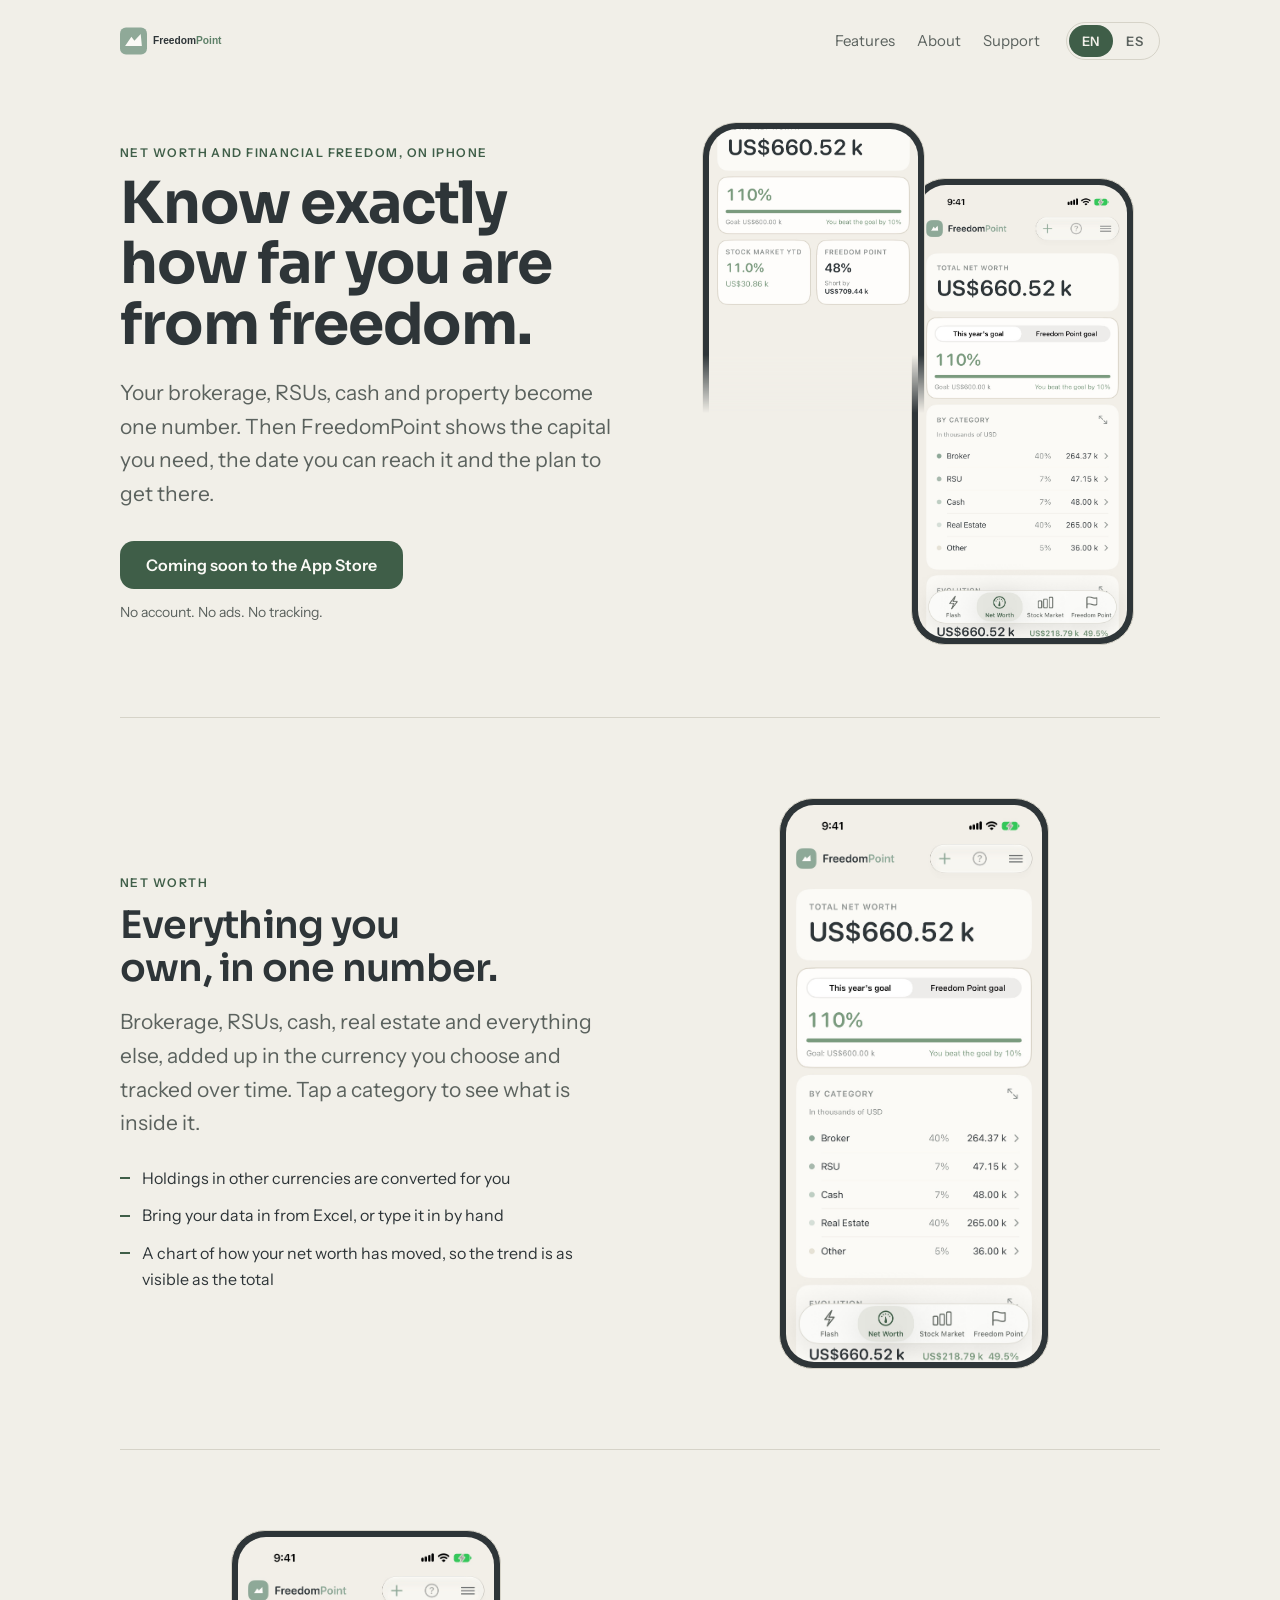
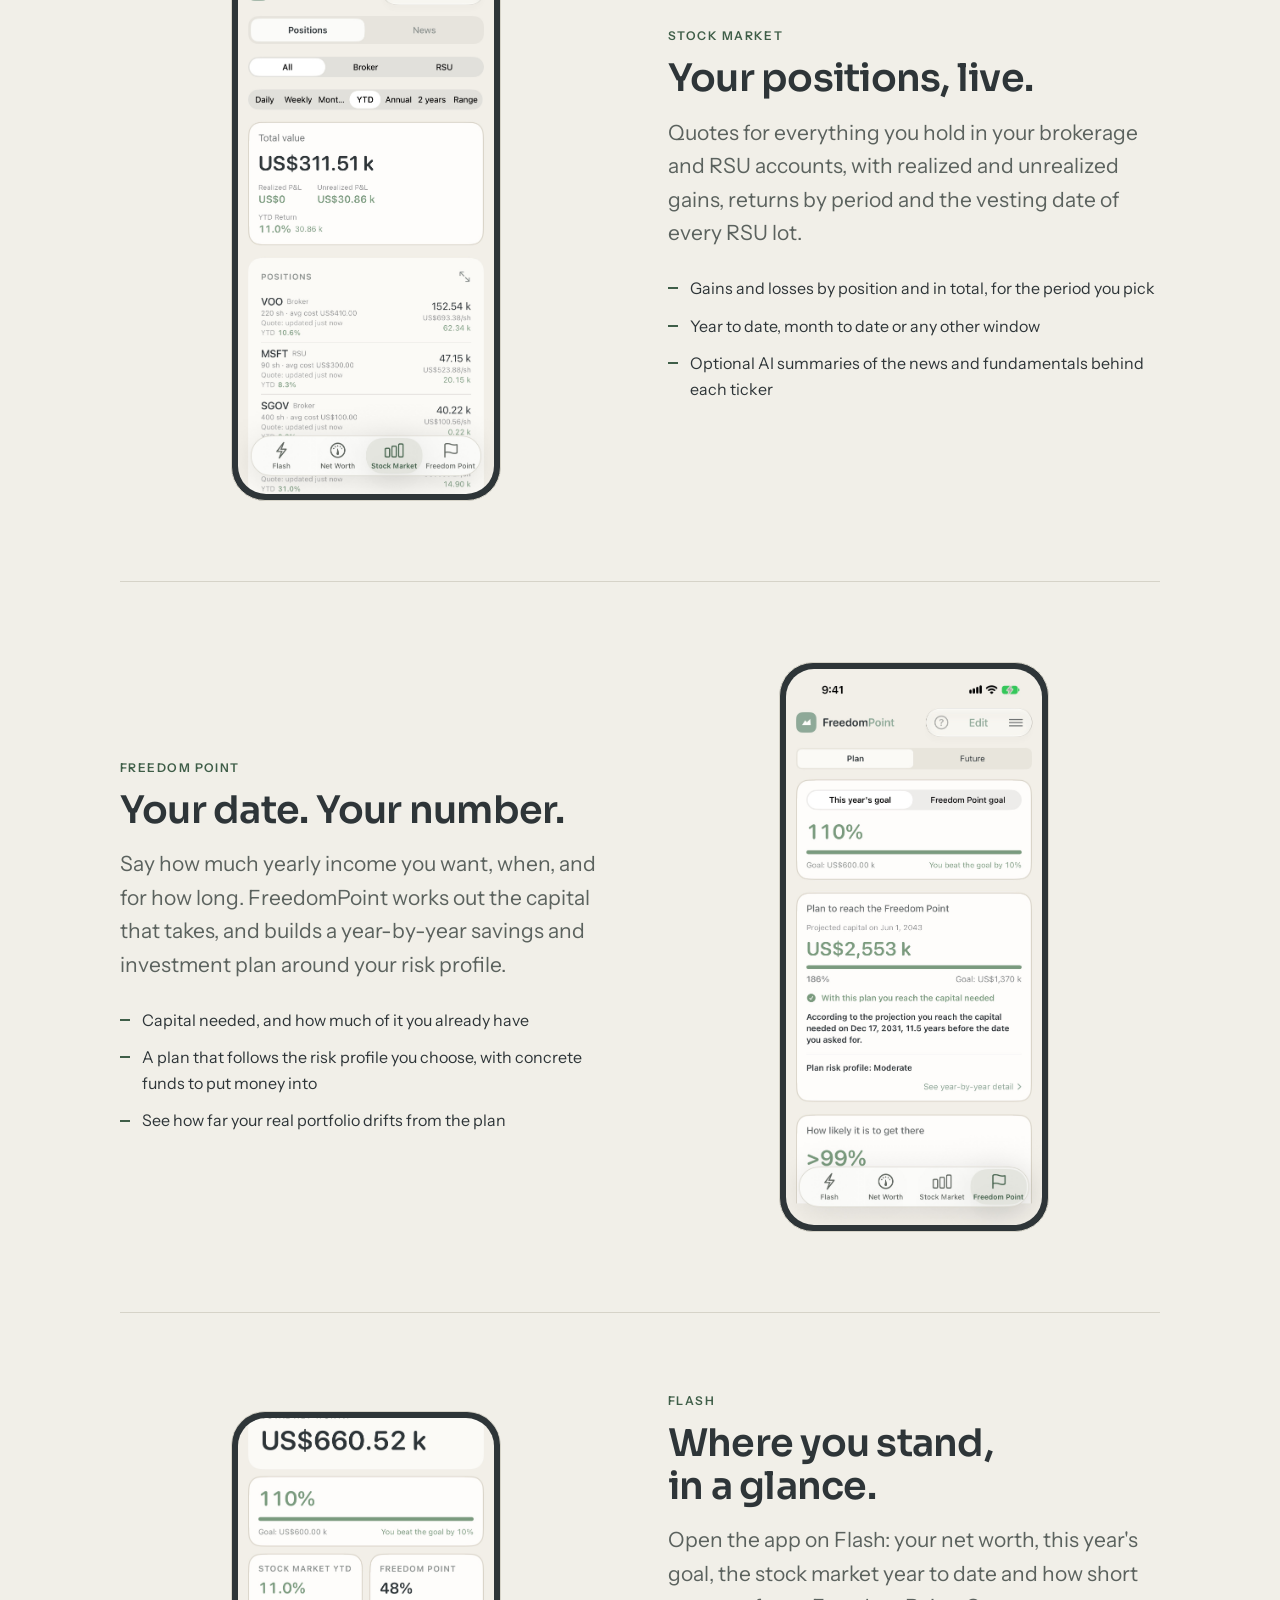
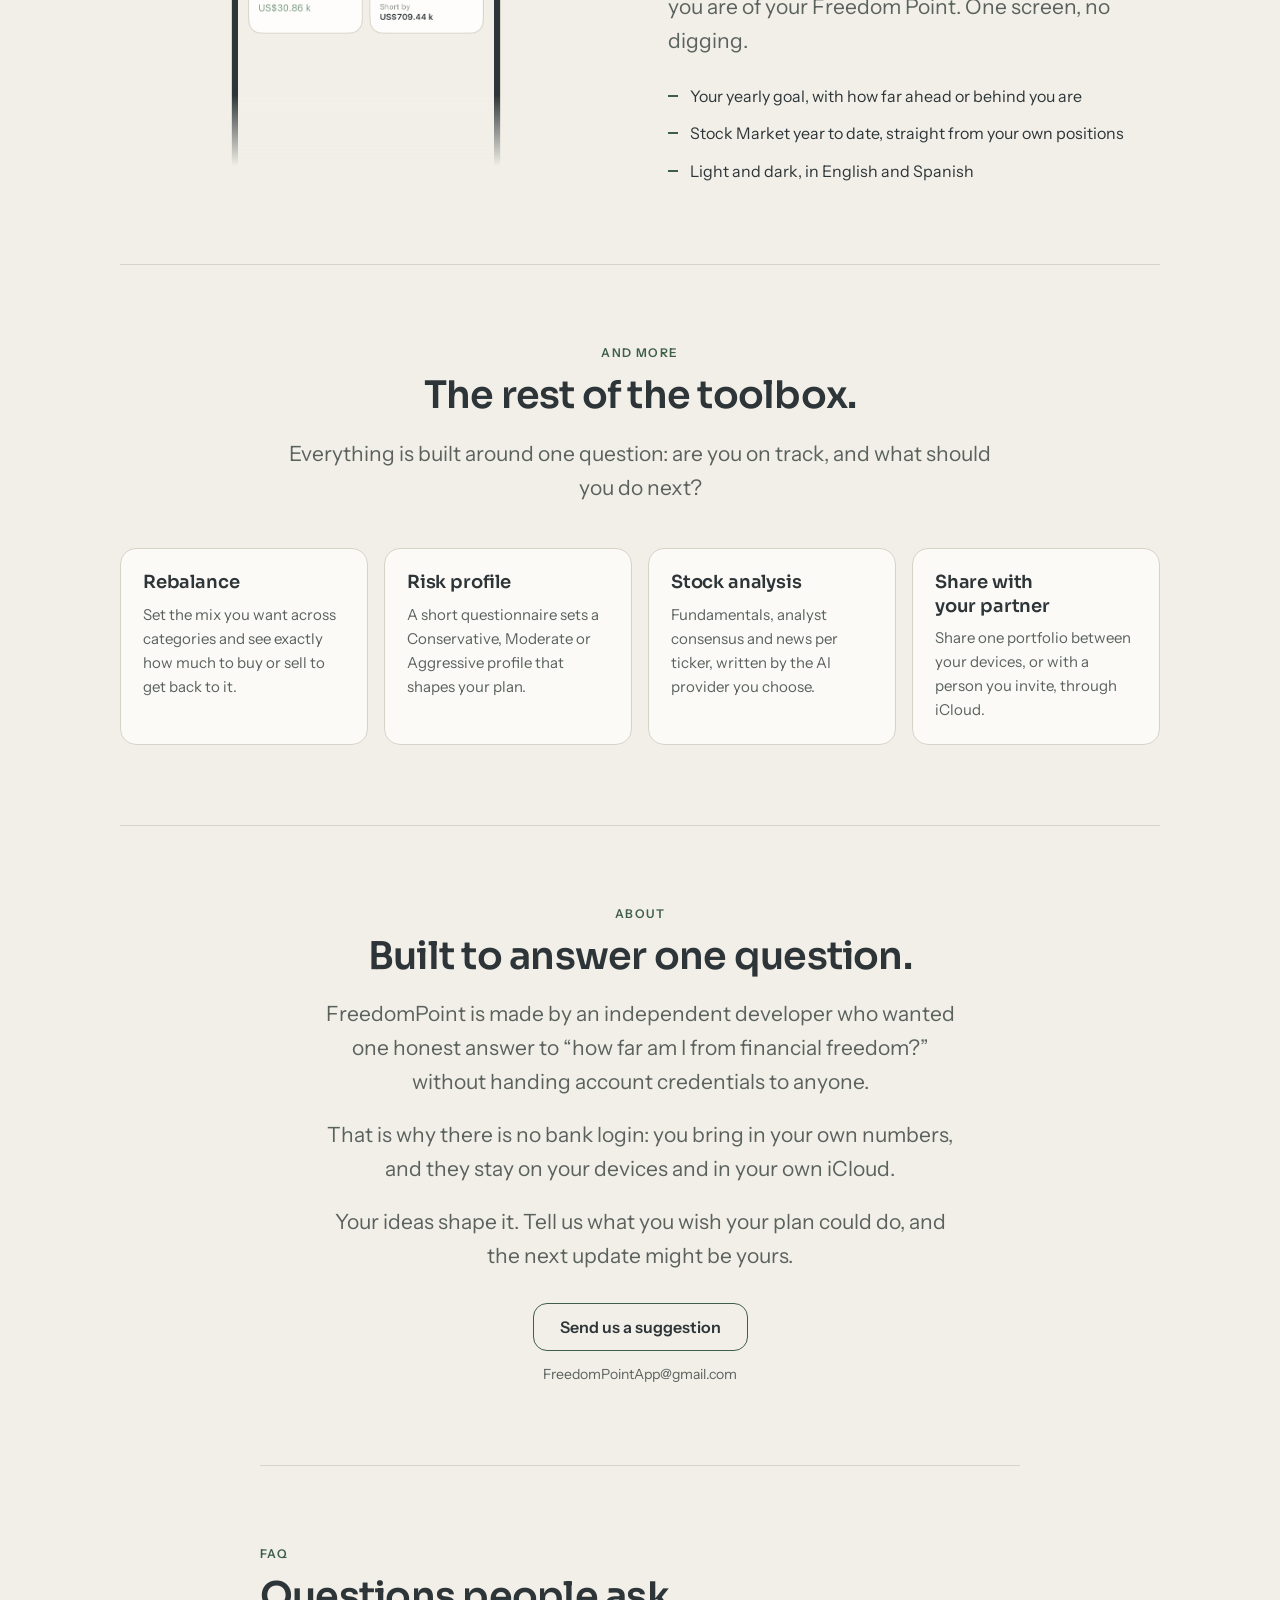
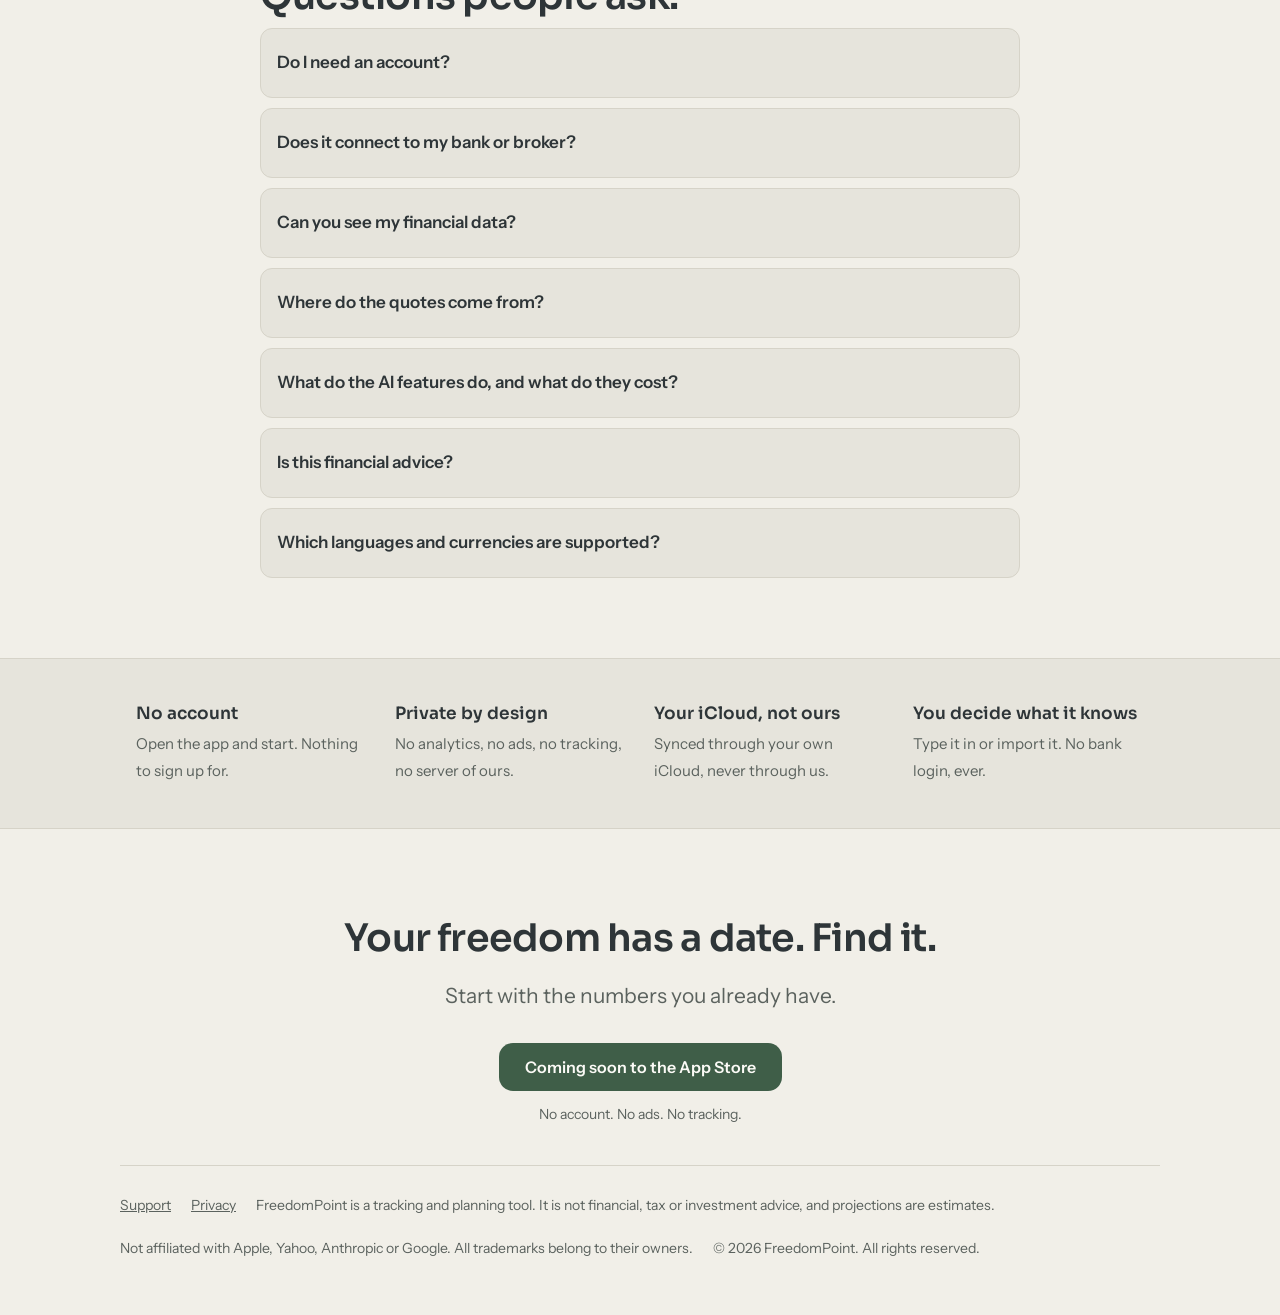
<file: index.html>
<!doctype html>
<html lang="en">
<head>
<meta charset="utf-8">
<meta name="viewport" content="width=device-width,initial-scale=1,viewport-fit=cover">
<title>FreedomPoint: Net Worth &amp; Financial Freedom Planner for iPhone</title>
<meta name="description" content="See your whole net worth in one number and how far you are from financial freedom. Brokerage, RSUs, cash and property in one iPhone app. No account, no ads, no tracking.">
<meta name="theme-color" content="#f1efe8" media="(prefers-color-scheme: light)">
<meta name="theme-color" content="#121514" media="(prefers-color-scheme: dark)">
<link rel="canonical" href="https://freedompoint.app/">
<link rel="alternate" hreflang="en" href="https://freedompoint.app/">
<link rel="alternate" hreflang="es" href="https://freedompoint.app/es/">
<link rel="alternate" hreflang="x-default" href="https://freedompoint.app/">
<link rel="icon" href="/img/icon.svg" type="image/svg+xml">
<link rel="apple-touch-icon" href="/img/apple-touch-icon.png">
<meta property="og:title" content="FreedomPoint: Net Worth &amp; Financial Freedom Planner for iPhone">
<meta property="og:description" content="Know exactly how far you are from financial freedom.">
<meta property="og:type" content="website">
<meta property="og:url" content="https://freedompoint.app/">
<meta property="og:image" content="https://freedompoint.app/img/og.jpg">
<meta name="twitter:card" content="summary_large_image">
<link rel="preconnect" href="https://fonts.googleapis.com">
<link rel="preconnect" href="https://fonts.gstatic.com" crossorigin>
<link rel="stylesheet" href="https://fonts.googleapis.com/css2?family=Instrument+Sans:wght@400;500;600&family=Sora:wght@500;600;700&display=swap">
<link rel="stylesheet" href="/style.css">
<script type="application/ld+json">{"@context": "https://schema.org", "@type": "MobileApplication", "name": "FreedomPoint", "operatingSystem": "iOS", "applicationCategory": "FinanceApplication", "description": "See your whole net worth in one number and how far you are from financial freedom: brokerage, RSUs, cash and property in one iPhone app.", "url": "https://freedompoint.app/", "inLanguage": "en"}</script>
<script type="application/ld+json">{"@context": "https://schema.org", "@type": "FAQPage", "mainEntity": [{"@type": "Question", "name": "Do I need an account?", "acceptedAnswer": {"@type": "Answer", "text": "No. FreedomPoint has no accounts and no server of its own. Open it and start. Your data lives on your iPhone and, if you have iCloud turned on, in your own private iCloud so your devices stay in sync."}}, {"@type": "Question", "name": "Does it connect to my bank or broker?", "acceptedAnswer": {"@type": "Answer", "text": "No, and it never asks for your credentials. You enter your holdings by hand or import them from an Excel file, so you stay in control of what the app knows."}}, {"@type": "Question", "name": "Can you see my financial data?", "acceptedAnswer": {"@type": "Answer", "text": "No. Your portfolio is stored in your private iCloud database, which the developer has no access to. There is no analytics and no tracking in the app. The privacy policy lists every case where anything leaves your device."}}, {"@type": "Question", "name": "Where do the quotes come from?", "acceptedAnswer": {"@type": "Answer", "text": "From Yahoo Finance. The app sends the ticker symbols (and currency pairs for conversion) to fetch prices. Prices can be delayed or unavailable, so treat them as informative, not as a trading feed."}}, {"@type": "Question", "name": "What do the AI features do, and what do they cost?", "acceptedAnswer": {"@type": "Answer", "text": "AI suggestions, news summaries and stock analysis are optional. You choose Anthropic (Claude) or Google Gemini and add your own API key, which stays in your device's Keychain. Usage is billed by that provider, not by us. The privacy policy explains exactly what each feature sends."}}, {"@type": "Question", "name": "Is this financial advice?", "acceptedAnswer": {"@type": "Answer", "text": "No. FreedomPoint is a tracking and planning tool. Projections are estimates built on the assumptions you set, and the plan and AI suggestions are not investment, tax or legal advice. Past returns do not guarantee future ones."}}, {"@type": "Question", "name": "Which languages and currencies are supported?", "acceptedAnswer": {"@type": "Answer", "text": "The app is in English and Spanish, independent of your phone’s language. You pick the currency your net worth is shown in, and holdings in other currencies are converted."}}]}</script>
</head>
<body>
<div class="in">
  <nav>
    <a class="brand" href="/" aria-label="FreedomPoint home"><picture><source media="(prefers-color-scheme: dark)" srcset="/img/freedompoint-lockup-dark.svg"><img src="/img/freedompoint-lockup-light.svg" alt="FreedomPoint" width="150" height="30"></picture></a>
    <span class="navlinks"><a class="hide-sm" href="/#features">Features</a><a class="hide-sm" href="/#about">About</a><a href="/support.html">Support</a><span class="lang" role="group" aria-label="Language"><a href="/" lang="en" hreflang="en" aria-current="true">EN</a><a href="/es/" lang="es" hreflang="es">ES</a></span></span>
  </nav>

  <main id="main">
  <section class="hero">
    <div>
      <div class="label">Net worth and financial freedom, on iPhone</div>
      <h1>Know exactly how far you are from freedom.</h1>
      <p class="lead">Your brokerage, RSUs, cash and property become one number. Then FreedomPoint shows the capital you need, the date you can reach it and the plan to get there.</p>
      <span class="cta soon" role="note">Coming soon to the App Store</span>
      <p class="fine">No account. No ads. No tracking.</p>
    </div>
    <div class="phones">
      <div class="phone crop"><img src="/img/en/flash.jpg" alt="Flash screen with net worth, yearly goal, stock market year to date and distance to the Freedom Point" width="1206" height="1640"></div>
      <div class="phone"><img src="/img/en/networth.jpg" alt="FreedomPoint net worth screen with the total and its breakdown by category" width="1206" height="2622" loading="lazy"></div>
    </div>
  </section>

  <section class="band" id="features">
    <div class="row">
      <div class="copy">
        <div class="label">Net worth</div>
        <h2>Everything you own, in one number.</h2>
        <p class="lead">Brokerage, RSUs, cash, real estate and everything else, added up in the currency you choose and tracked over time. Tap a category to see what is inside it.</p>
        <ul class="pts"><li>Holdings in other currencies are converted for you</li><li>Bring your data in from Excel, or type it in by hand</li><li>A chart of how your net worth has moved, so the trend is as visible as the total</li></ul>
      </div>
      <div class="phones"><div class="phone" style="width:min(70%,270px)"><img src="/img/en/networth.jpg" alt="FreedomPoint net worth screen with the total and its breakdown by category" width="1206" height="2622" loading="lazy"></div></div>
    </div>
  </section>

  <section class="band">
    <div class="row flip">
      <div class="copy">
        <div class="label">Stock Market</div>
        <h2>Your positions, live.</h2>
        <p class="lead">Quotes for everything you hold in your brokerage and RSU accounts, with realized and unrealized gains, returns by period and the vesting date of every RSU lot.</p>
        <ul class="pts"><li>Gains and losses by position and in total, for the period you pick</li><li>Year to date, month to date or any other window</li><li>Optional AI summaries of the news and fundamentals behind each ticker</li></ul>
      </div>
      <div class="phones"><div class="phone" style="width:min(70%,270px)"><img src="/img/en/stock.jpg" alt="Stock Market screen with positions, daily and period gains" width="1206" height="2622" loading="lazy"></div></div>
    </div>
  </section>

  <section class="band">
    <div class="row">
      <div class="copy">
        <div class="label">Freedom Point</div>
        <h2>Your date. Your number.</h2>
        <p class="lead">Say how much yearly income you want, when, and for how long. FreedomPoint works out the capital that takes, and builds a year-by-year savings and investment plan around your risk profile.</p>
        <ul class="pts"><li>Capital needed, and how much of it you already have</li><li>A plan that follows the risk profile you choose, with concrete funds to put money into</li><li>See how far your real portfolio drifts from the plan</li></ul>
      </div>
      <div class="phones"><div class="phone" style="width:min(70%,270px)"><img src="/img/en/freedompoint.jpg" alt="Freedom Point screen showing the capital needed and progress toward it" width="1206" height="2622" loading="lazy"></div></div>
    </div>
  </section>

  <section class="band">
    <div class="row flip">
      <div class="copy">
        <div class="label">Flash</div>
        <h2>Where you stand, in a glance.</h2>
        <p class="lead">Open the app on Flash: your net worth, this year's goal, the stock market year to date and how short you are of your Freedom Point. One screen, no digging.</p>
        <ul class="pts"><li>Your yearly goal, with how far ahead or behind you are</li><li>Stock Market year to date, straight from your own positions</li><li>Light and dark, in English and Spanish</li></ul>
      </div>
      <div class="phones"><div class="phone crop" style="width:min(70%,270px)"><img src="/img/en/flash.jpg" alt="Flash screen with net worth, yearly goal, stock market year to date and distance to the Freedom Point" width="1206" height="1640" loading="lazy"></div></div>
    </div>
  </section>

  <section class="band more">
    <div class="label">And more</div>
    <h2>The rest of the toolbox.</h2>
    <p class="lead">Everything is built around one question: are you on track, and what should you do next?</p>
    <div class="cards"><div class="card"><h3>Rebalance</h3><p>Set the mix you want across categories and see exactly how much to buy or sell to get back to it.</p></div><div class="card"><h3>Risk profile</h3><p>A short questionnaire sets a Conservative, Moderate or Aggressive profile that shapes your plan.</p></div><div class="card"><h3>Stock analysis</h3><p>Fundamentals, analyst consensus and news per ticker, written by the AI provider you choose.</p></div><div class="card"><h3>Share with your partner</h3><p>Share one portfolio between your devices, or with a person you invite, through iCloud.</p></div></div>
  </section>
  <section class="band about" id="about">
    <div class="in-narrow">
      <div class="label">About</div>
      <h2>Built to answer one question.</h2>
      <p class="lead">FreedomPoint is made by an independent developer who wanted one honest answer to “how far am I from financial freedom?” without handing account credentials to anyone.</p>
      <p class="lead">That is why there is no bank login: you bring in your own numbers, and they stay on your devices and in your own iCloud.</p>
      <p class="lead">Your ideas shape it. Tell us what you wish your plan could do, and the next update might be yours.</p>
      <a class="cta ghost" href="mailto:FreedomPointApp@gmail.com?subject=FreedomPoint%20suggestion">Send us a suggestion</a>
      <p class="fine">FreedomPointApp@gmail.com</p>
    </div>
  </section>
  <section class="band faq" id="faq">
    <div class="label">FAQ</div>
    <h2>Questions people ask.</h2>
      <details><summary>Do I need an account?</summary><p>No. FreedomPoint has no accounts and no server of its own. Open it and start. Your data lives on your iPhone and, if you have iCloud turned on, in your own private iCloud so your devices stay in sync.</p></details>
      <details><summary>Does it connect to my bank or broker?</summary><p>No, and it never asks for your credentials. You enter your holdings by hand or import them from an Excel file, so you stay in control of what the app knows.</p></details>
      <details><summary>Can you see my financial data?</summary><p>No. Your portfolio is stored in your private iCloud database, which the developer has no access to. There is no analytics and no tracking in the app. The privacy policy lists every case where anything leaves your device.</p></details>
      <details><summary>Where do the quotes come from?</summary><p>From Yahoo Finance. The app sends the ticker symbols (and currency pairs for conversion) to fetch prices. Prices can be delayed or unavailable, so treat them as informative, not as a trading feed.</p></details>
      <details><summary>What do the AI features do, and what do they cost?</summary><p>AI suggestions, news summaries and stock analysis are optional. You choose Anthropic (Claude) or Google Gemini and add your own API key, which stays in your device's Keychain. Usage is billed by that provider, not by us. The privacy policy explains exactly what each feature sends.</p></details>
      <details><summary>Is this financial advice?</summary><p>No. FreedomPoint is a tracking and planning tool. Projections are estimates built on the assumptions you set, and the plan and AI suggestions are not investment, tax or legal advice. Past returns do not guarantee future ones.</p></details>
      <details><summary>Which languages and currencies are supported?</summary><p>The app is in English and Spanish, independent of your phone’s language. You pick the currency your net worth is shown in, and holdings in other currencies are converted.</p></details>
  </section>
  </main>
</div>

<div class="strip">
  <div class="in">
    <div><b>No account</b><span>Open the app and start. Nothing to sign up for.</span></div>
    <div><b>Private by design</b><span>No analytics, no ads, no tracking, no server of ours.</span></div>
    <div><b>Your iCloud, not ours</b><span>Synced through your own iCloud, never through us.</span></div>
    <div><b>You decide what it knows</b><span>Type it in or import it. No bank login, ever.</span></div>
  </div>
</div>

<div class="in">
  <section class="close">
    <h2>Your freedom has a date. Find it.</h2>
    <p class="lead">Start with the numbers you already have.</p>
    <span class="cta soon" role="note">Coming soon to the App Store</span>
    <p class="fine">No account. No ads. No tracking.</p>
  </section>
  <footer>
    <a href="/support.html">Support</a><a href="/privacy.html">Privacy</a>
    <span>FreedomPoint is a tracking and planning tool. It is not financial, tax or investment advice, and projections are estimates.</span>
    <span>Not affiliated with Apple, Yahoo, Anthropic or Google. All trademarks belong to their owners.</span>
    <span>© 2026 FreedomPoint. All rights reserved.</span>
  </footer>
</div>
</body>
</html>
</file>
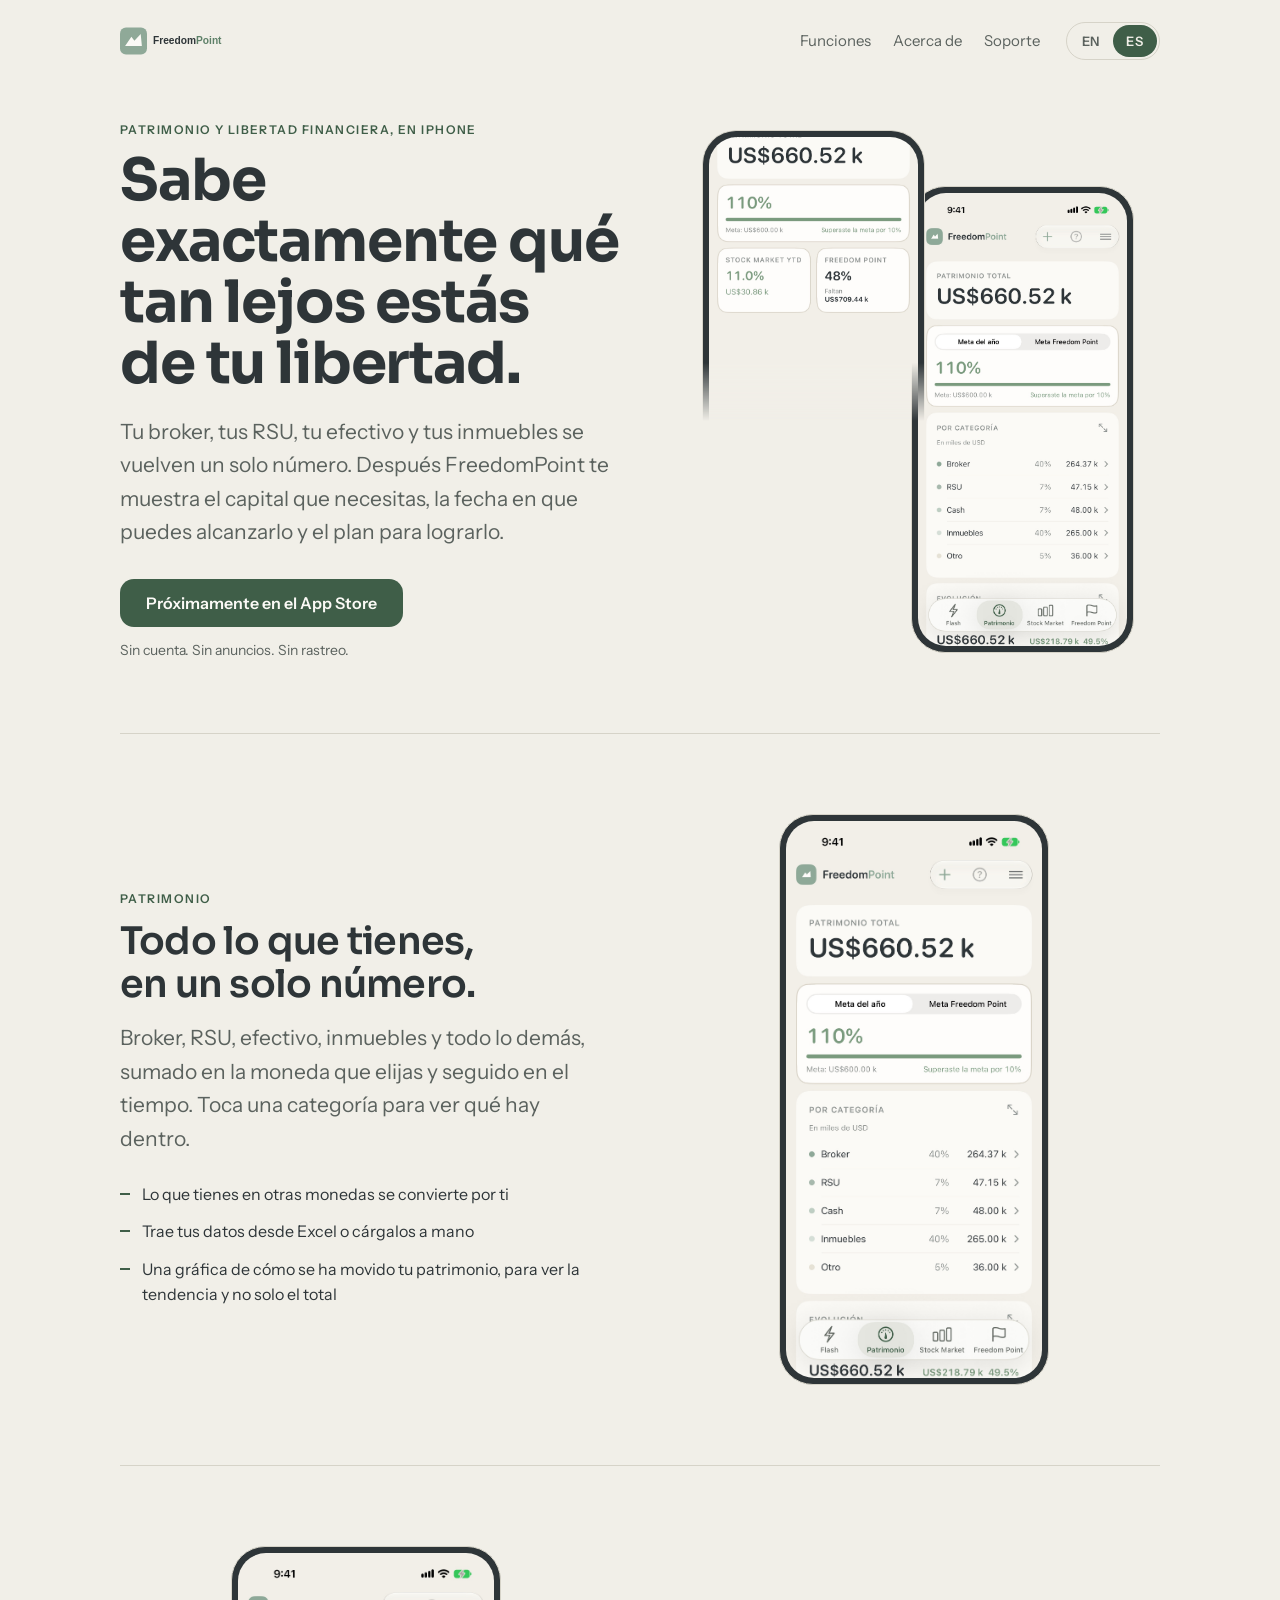
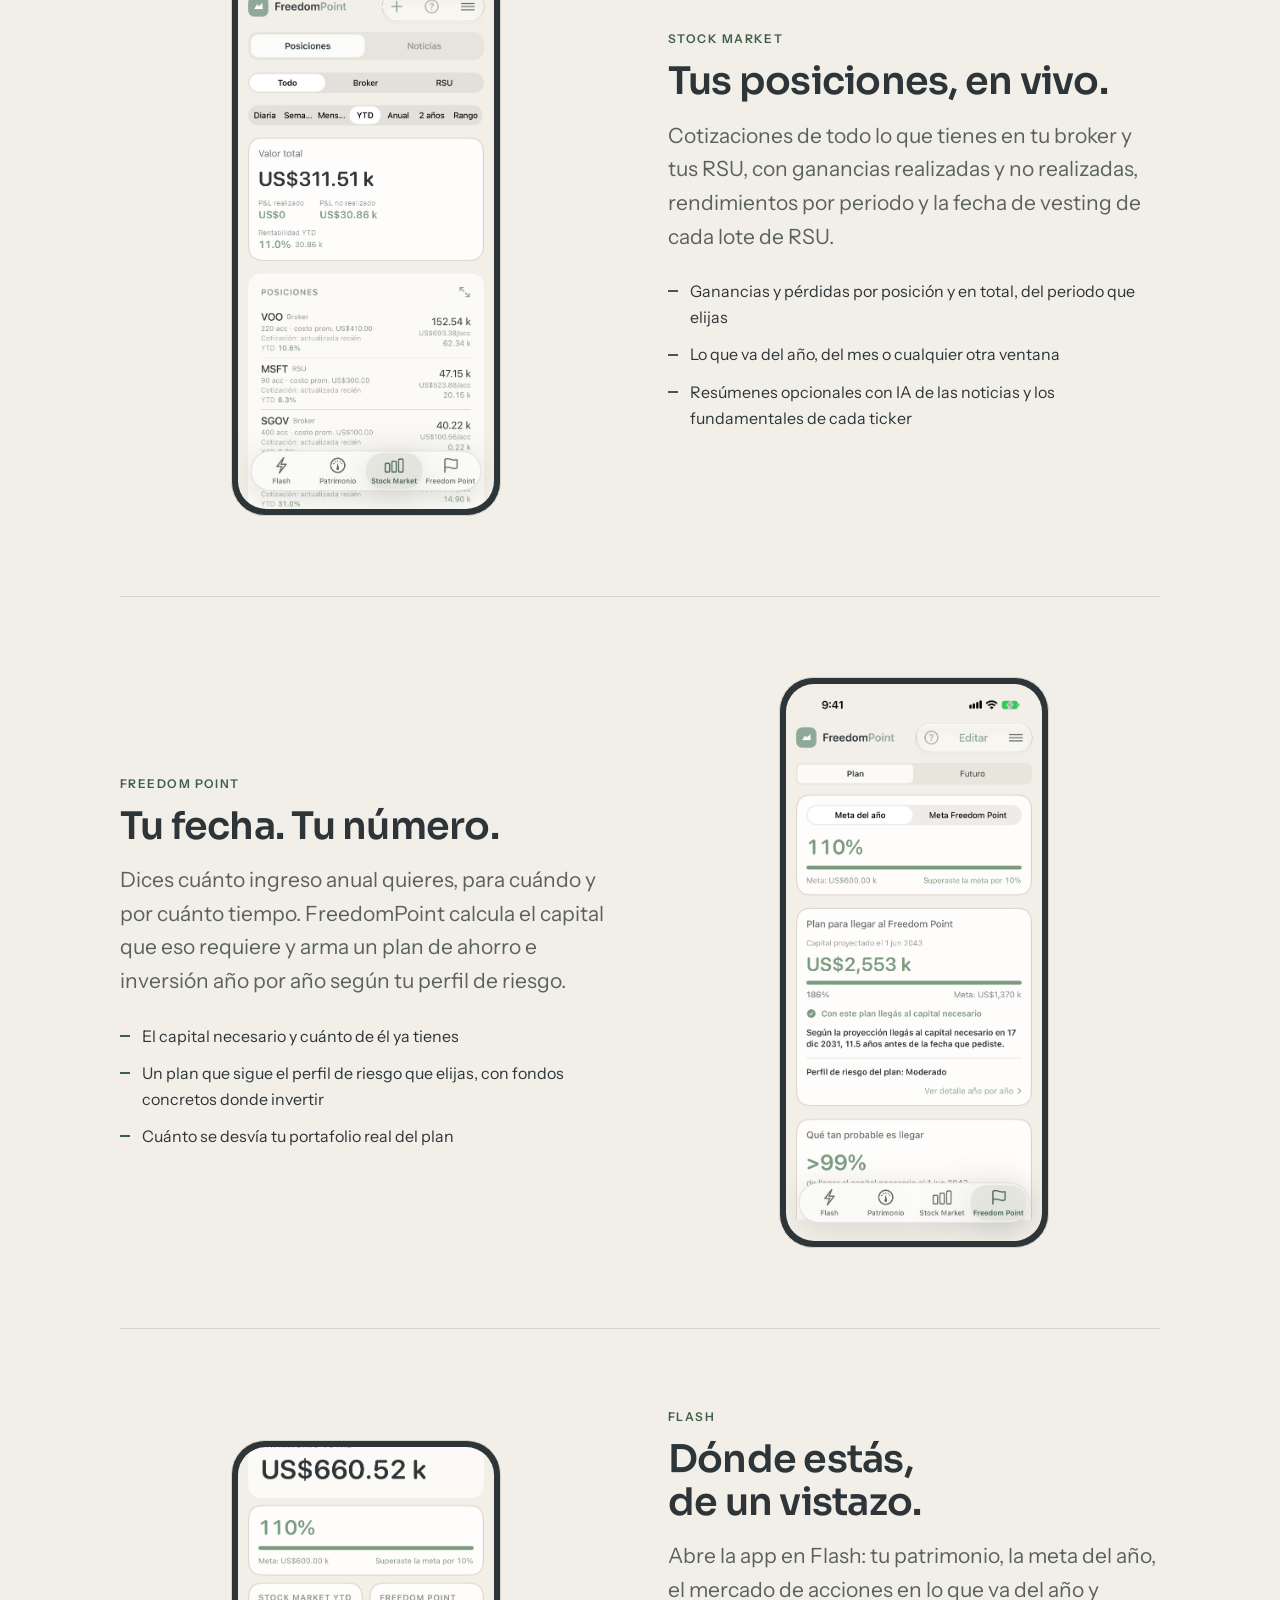
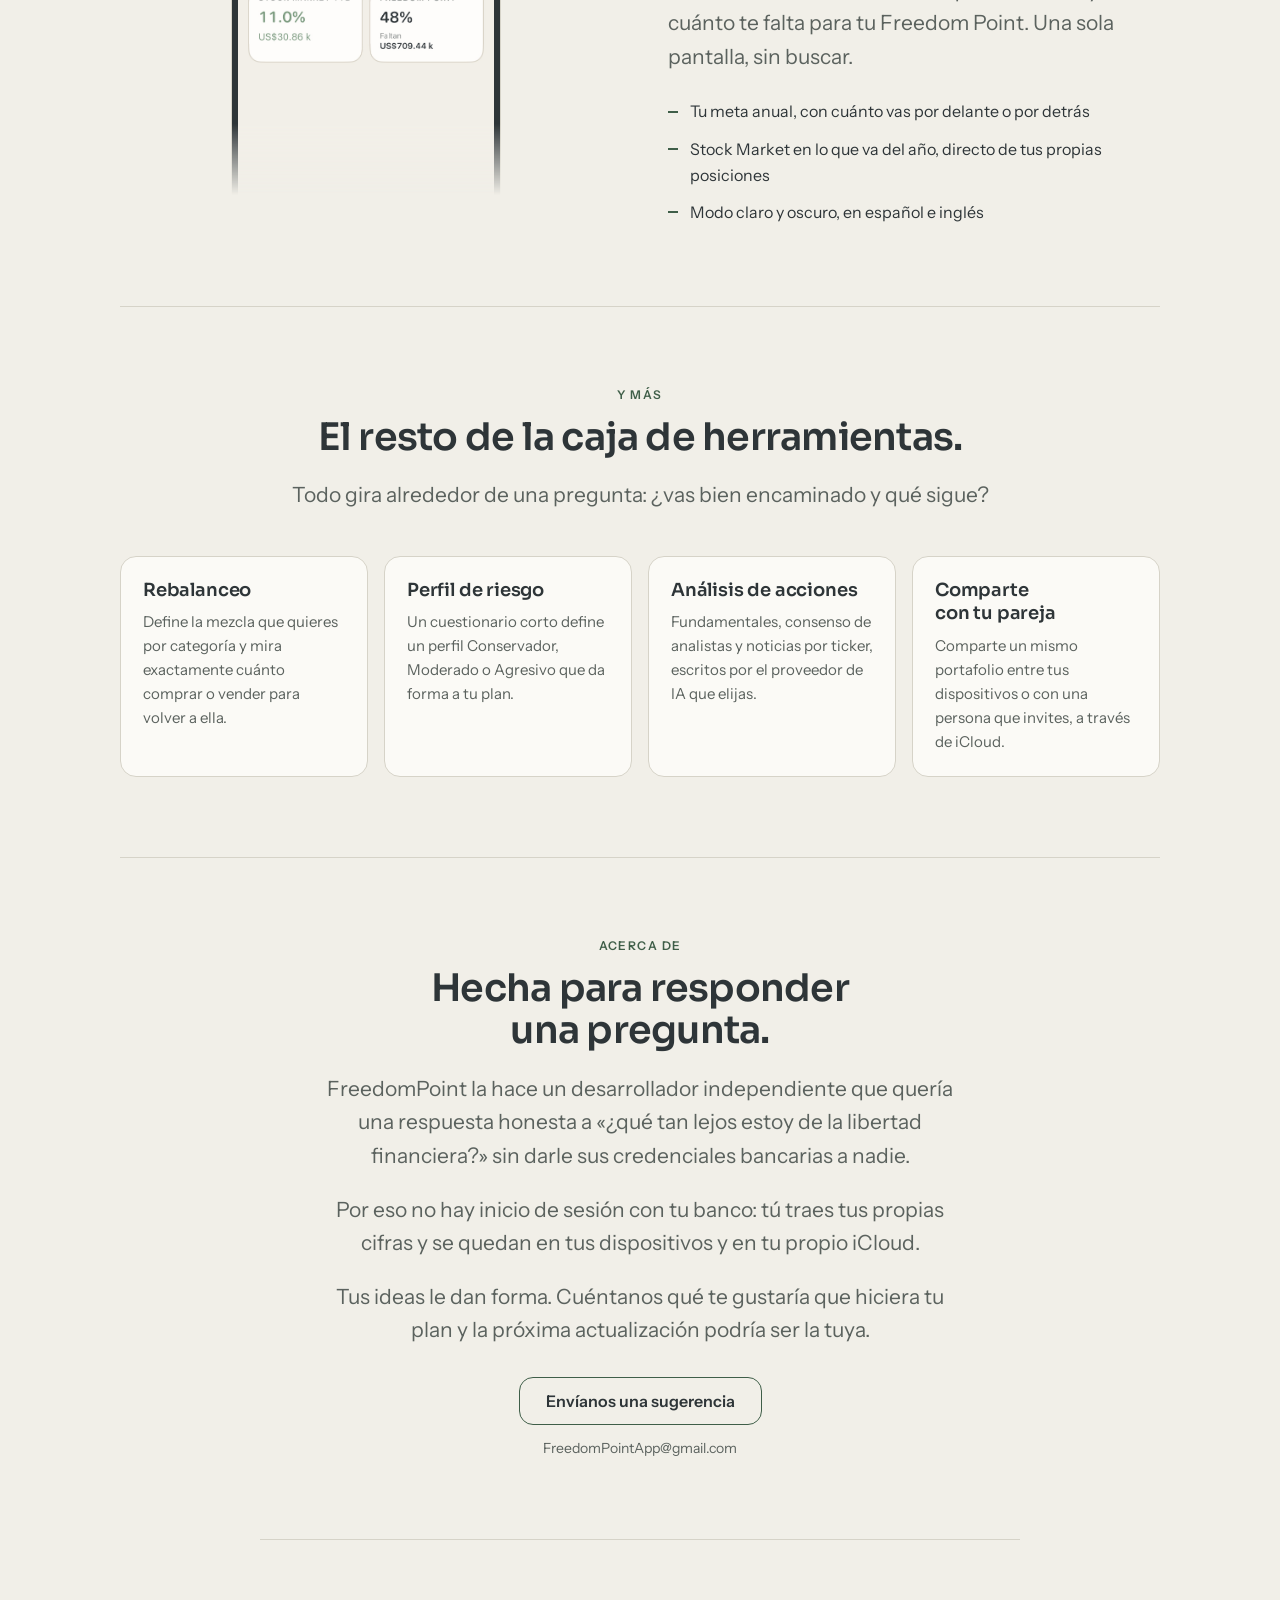
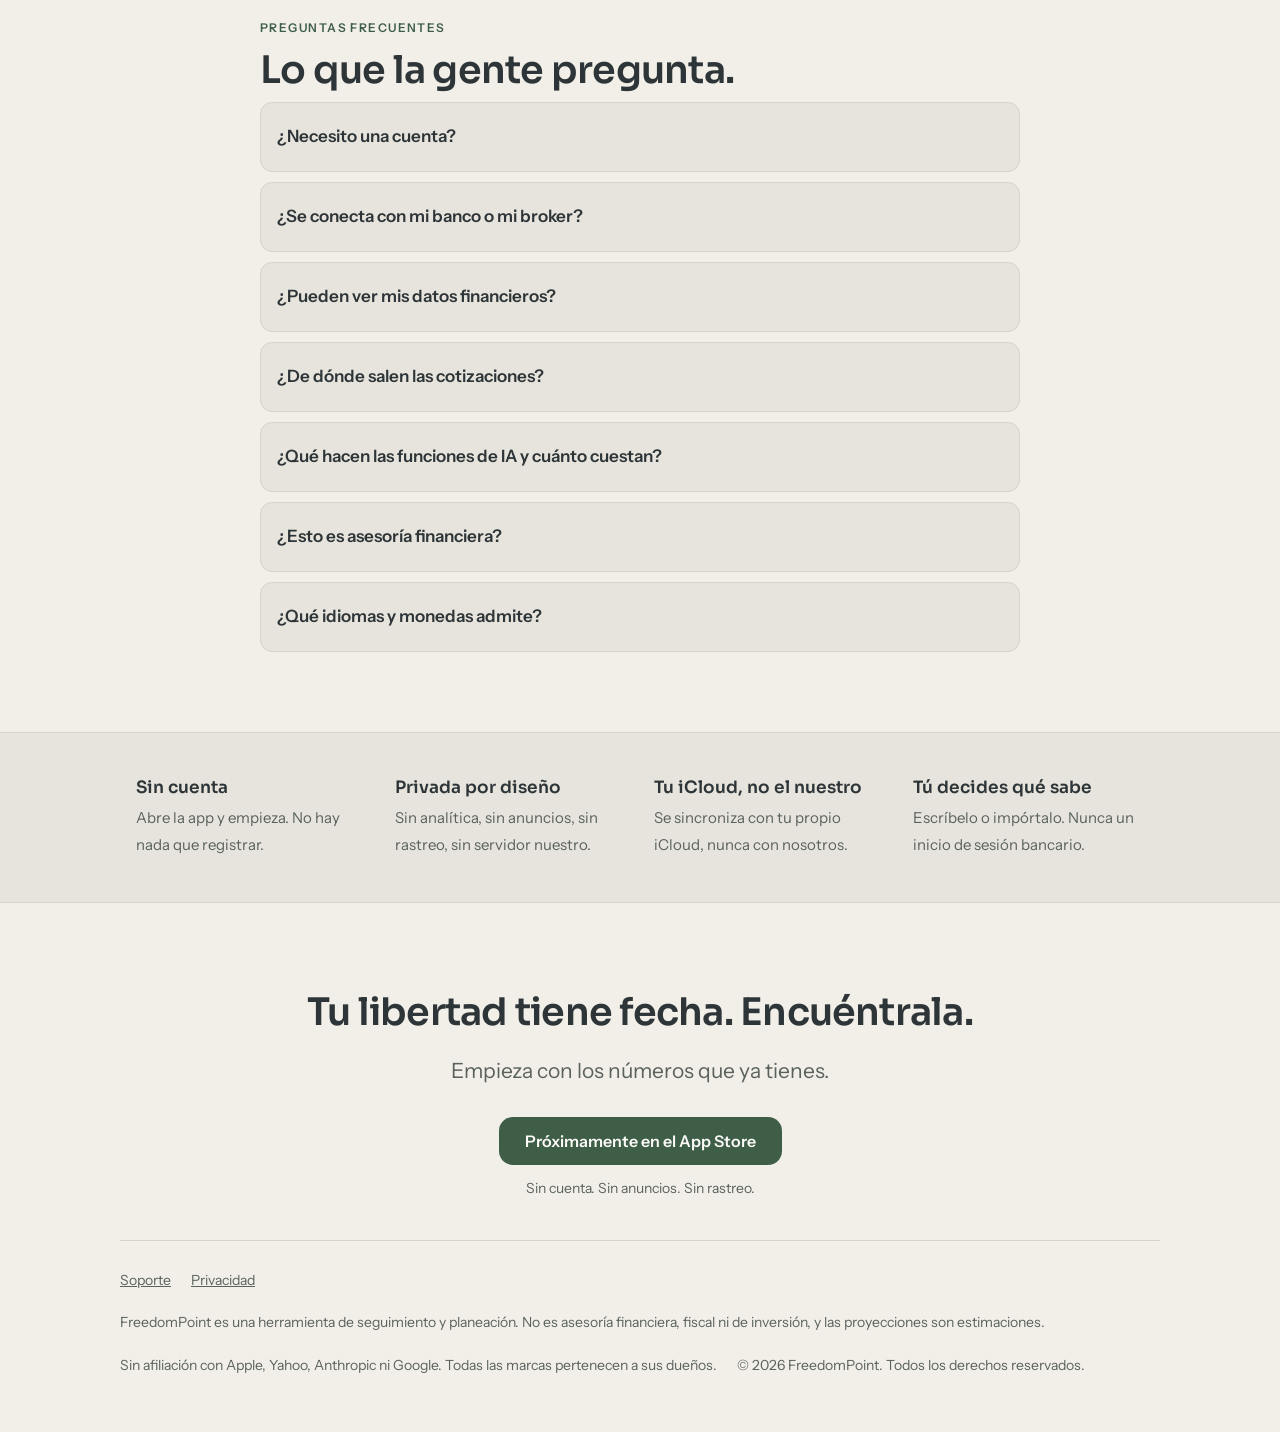
<file: es/index.html>
<!doctype html>
<html lang="es">
<head>
<meta charset="utf-8">
<meta name="viewport" content="width=device-width,initial-scale=1,viewport-fit=cover">
<title>FreedomPoint: patrimonio y libertad financiera para iPhone</title>
<meta name="description" content="Ve todo tu patrimonio en un solo número y qué tan lejos estás de la libertad financiera. Broker, RSU, efectivo e inmuebles en una app para iPhone. Sin cuenta, sin anuncios, sin rastreo.">
<meta name="theme-color" content="#f1efe8" media="(prefers-color-scheme: light)">
<meta name="theme-color" content="#121514" media="(prefers-color-scheme: dark)">
<link rel="canonical" href="https://freedompoint.app/es/">
<link rel="alternate" hreflang="es" href="https://freedompoint.app/es/">
<link rel="alternate" hreflang="en" href="https://freedompoint.app/">
<link rel="alternate" hreflang="x-default" href="https://freedompoint.app/">
<link rel="icon" href="/img/icon.svg" type="image/svg+xml">
<link rel="apple-touch-icon" href="/img/apple-touch-icon.png">
<meta property="og:title" content="FreedomPoint: patrimonio y libertad financiera para iPhone">
<meta property="og:description" content="Sabe exactamente qué tan lejos estás de la libertad financiera.">
<meta property="og:type" content="website">
<meta property="og:url" content="https://freedompoint.app/es/">
<meta property="og:image" content="https://freedompoint.app/img/og.jpg">
<meta name="twitter:card" content="summary_large_image">
<link rel="preconnect" href="https://fonts.googleapis.com">
<link rel="preconnect" href="https://fonts.gstatic.com" crossorigin>
<link rel="stylesheet" href="https://fonts.googleapis.com/css2?family=Instrument+Sans:wght@400;500;600&family=Sora:wght@500;600;700&display=swap">
<link rel="stylesheet" href="/style.css">
<script type="application/ld+json">{"@context": "https://schema.org", "@type": "MobileApplication", "name": "FreedomPoint", "operatingSystem": "iOS", "applicationCategory": "FinanceApplication", "description": "Ve todo tu patrimonio en un solo número y qué tan lejos estás de la libertad financiera: broker, RSU, efectivo e inmuebles en una app para iPhone.", "url": "https://freedompoint.app/es/", "inLanguage": "es"}</script>
<script type="application/ld+json">{"@context": "https://schema.org", "@type": "FAQPage", "mainEntity": [{"@type": "Question", "name": "¿Necesito una cuenta?", "acceptedAnswer": {"@type": "Answer", "text": "No. FreedomPoint no tiene cuentas ni un servidor propio. Ábrela y empieza. Tus datos viven en tu iPhone y, si tienes iCloud activado, en tu propio iCloud privado para que tus dispositivos queden sincronizados."}}, {"@type": "Question", "name": "¿Se conecta con mi banco o mi broker?", "acceptedAnswer": {"@type": "Answer", "text": "No, y nunca te pide tus credenciales. Cargas tus posiciones a mano o las importas desde un archivo de Excel, así tú controlas lo que la app sabe."}}, {"@type": "Question", "name": "¿Pueden ver mis datos financieros?", "acceptedAnswer": {"@type": "Answer", "text": "No. Tu portafolio se guarda en tu base de datos privada de iCloud, a la que el desarrollador no tiene acceso. La app no tiene analítica ni rastreo. La política de privacidad enumera cada caso en que algo sale de tu dispositivo."}}, {"@type": "Question", "name": "¿De dónde salen las cotizaciones?", "acceptedAnswer": {"@type": "Answer", "text": "De Yahoo Finance. La app envía los símbolos (y los pares de monedas para la conversión) para obtener precios. Los precios pueden llegar con retraso o no estar disponibles, así que trátalos como informativos, no como un feed para operar."}}, {"@type": "Question", "name": "¿Qué hacen las funciones de IA y cuánto cuestan?", "acceptedAnswer": {"@type": "Answer", "text": "Las sugerencias, los resúmenes de noticias y el análisis de acciones con IA son opcionales. Tú eliges Anthropic (Claude) o Google Gemini y agregas tu propia clave de API, que queda en el Llavero de tu dispositivo. El uso lo cobra ese proveedor, no nosotros. La política de privacidad explica exactamente qué envía cada función."}}, {"@type": "Question", "name": "¿Esto es asesoría financiera?", "acceptedAnswer": {"@type": "Answer", "text": "No. FreedomPoint es una herramienta de seguimiento y planeación. Las proyecciones son estimaciones basadas en los supuestos que tú defines, y el plan y las sugerencias con IA no son asesoría de inversión, fiscal ni legal. Los rendimientos pasados no garantizan los futuros."}}, {"@type": "Question", "name": "¿Qué idiomas y monedas admite?", "acceptedAnswer": {"@type": "Answer", "text": "La app está en español e inglés, independientemente del idioma de tu teléfono. Tú eliges la moneda en que ver tu patrimonio y lo que tienes en otras monedas se convierte."}}]}</script>
</head>
<body>
<div class="in">
  <nav>
    <a class="brand" href="/es/" aria-label="Inicio de FreedomPoint"><picture><source media="(prefers-color-scheme: dark)" srcset="/img/freedompoint-lockup-dark.svg"><img src="/img/freedompoint-lockup-light.svg" alt="FreedomPoint" width="150" height="30"></picture></a>
    <span class="navlinks"><a class="hide-sm" href="/es/#features">Funciones</a><a class="hide-sm" href="/es/#about">Acerca de</a><a href="/es/soporte.html">Soporte</a><span class="lang" role="group" aria-label="Language"><a href="/" lang="en" hreflang="en">EN</a><a href="/es/" lang="es" hreflang="es" aria-current="true">ES</a></span></span>
  </nav>

  <main id="main">
  <section class="hero">
    <div>
      <div class="label">Patrimonio y libertad financiera, en iPhone</div>
      <h1>Sabe exactamente qué tan lejos estás de tu libertad.</h1>
      <p class="lead">Tu broker, tus RSU, tu efectivo y tus inmuebles se vuelven un solo número. Después FreedomPoint te muestra el capital que necesitas, la fecha en que puedes alcanzarlo y el plan para lograrlo.</p>
      <span class="cta soon" role="note">Próximamente en el App Store</span>
      <p class="fine">Sin cuenta. Sin anuncios. Sin rastreo.</p>
    </div>
    <div class="phones">
      <div class="phone crop"><img src="/img/es/flash.jpg" alt="Pantalla Flash con patrimonio, meta anual, mercado en el año y distancia al Freedom Point" width="1206" height="1640"></div>
      <div class="phone"><img src="/img/es/networth.jpg" alt="Pantalla de Patrimonio de FreedomPoint con el total y su desglose por categoría" width="1206" height="2622" loading="lazy"></div>
    </div>
  </section>

  <section class="band" id="features">
    <div class="row">
      <div class="copy">
        <div class="label">Patrimonio</div>
        <h2>Todo lo que tienes, en un solo número.</h2>
        <p class="lead">Broker, RSU, efectivo, inmuebles y todo lo demás, sumado en la moneda que elijas y seguido en el tiempo. Toca una categoría para ver qué hay dentro.</p>
        <ul class="pts"><li>Lo que tienes en otras monedas se convierte por ti</li><li>Trae tus datos desde Excel o cárgalos a mano</li><li>Una gráfica de cómo se ha movido tu patrimonio, para ver la tendencia y no solo el total</li></ul>
      </div>
      <div class="phones"><div class="phone" style="width:min(70%,270px)"><img src="/img/es/networth.jpg" alt="Pantalla de Patrimonio de FreedomPoint con el total y su desglose por categoría" width="1206" height="2622" loading="lazy"></div></div>
    </div>
  </section>

  <section class="band">
    <div class="row flip">
      <div class="copy">
        <div class="label">Stock Market</div>
        <h2>Tus posiciones, en vivo.</h2>
        <p class="lead">Cotizaciones de todo lo que tienes en tu broker y tus RSU, con ganancias realizadas y no realizadas, rendimientos por periodo y la fecha de vesting de cada lote de RSU.</p>
        <ul class="pts"><li>Ganancias y pérdidas por posición y en total, del periodo que elijas</li><li>Lo que va del año, del mes o cualquier otra ventana</li><li>Resúmenes opcionales con IA de las noticias y los fundamentales de cada ticker</li></ul>
      </div>
      <div class="phones"><div class="phone" style="width:min(70%,270px)"><img src="/img/es/stock.jpg" alt="Pantalla de Stock Market con posiciones y ganancias diarias y por periodo" width="1206" height="2622" loading="lazy"></div></div>
    </div>
  </section>

  <section class="band">
    <div class="row">
      <div class="copy">
        <div class="label">Freedom Point</div>
        <h2>Tu fecha. Tu número.</h2>
        <p class="lead">Dices cuánto ingreso anual quieres, para cuándo y por cuánto tiempo. FreedomPoint calcula el capital que eso requiere y arma un plan de ahorro e inversión año por año según tu perfil de riesgo.</p>
        <ul class="pts"><li>El capital necesario y cuánto de él ya tienes</li><li>Un plan que sigue el perfil de riesgo que elijas, con fondos concretos donde invertir</li><li>Cuánto se desvía tu portafolio real del plan</li></ul>
      </div>
      <div class="phones"><div class="phone" style="width:min(70%,270px)"><img src="/img/es/freedompoint.jpg" alt="Pantalla de Freedom Point con el capital necesario y el avance hacia él" width="1206" height="2622" loading="lazy"></div></div>
    </div>
  </section>

  <section class="band">
    <div class="row flip">
      <div class="copy">
        <div class="label">Flash</div>
        <h2>Dónde estás, de un vistazo.</h2>
        <p class="lead">Abre la app en Flash: tu patrimonio, la meta del año, el mercado de acciones en lo que va del año y cuánto te falta para tu Freedom Point. Una sola pantalla, sin buscar.</p>
        <ul class="pts"><li>Tu meta anual, con cuánto vas por delante o por detrás</li><li>Stock Market en lo que va del año, directo de tus propias posiciones</li><li>Modo claro y oscuro, en español e inglés</li></ul>
      </div>
      <div class="phones"><div class="phone crop" style="width:min(70%,270px)"><img src="/img/es/flash.jpg" alt="Pantalla Flash con patrimonio, meta anual, mercado en el año y distancia al Freedom Point" width="1206" height="1640" loading="lazy"></div></div>
    </div>
  </section>

  <section class="band more">
    <div class="label">Y más</div>
    <h2>El resto de la caja de herramientas.</h2>
    <p class="lead">Todo gira alrededor de una pregunta: ¿vas bien encaminado y qué sigue?</p>
    <div class="cards"><div class="card"><h3>Rebalanceo</h3><p>Define la mezcla que quieres por categoría y mira exactamente cuánto comprar o vender para volver a ella.</p></div><div class="card"><h3>Perfil de riesgo</h3><p>Un cuestionario corto define un perfil Conservador, Moderado o Agresivo que da forma a tu plan.</p></div><div class="card"><h3>Análisis de acciones</h3><p>Fundamentales, consenso de analistas y noticias por ticker, escritos por el proveedor de IA que elijas.</p></div><div class="card"><h3>Comparte con tu pareja</h3><p>Comparte un mismo portafolio entre tus dispositivos o con una persona que invites, a través de iCloud.</p></div></div>
  </section>
  <section class="band about" id="about">
    <div class="in-narrow">
      <div class="label">Acerca de</div>
      <h2>Hecha para responder una pregunta.</h2>
      <p class="lead">FreedomPoint la hace un desarrollador independiente que quería una respuesta honesta a «¿qué tan lejos estoy de la libertad financiera?» sin darle sus credenciales bancarias a nadie.</p>
      <p class="lead">Por eso no hay inicio de sesión con tu banco: tú traes tus propias cifras y se quedan en tus dispositivos y en tu propio iCloud.</p>
      <p class="lead">Tus ideas le dan forma. Cuéntanos qué te gustaría que hiciera tu plan y la próxima actualización podría ser la tuya.</p>
      <a class="cta ghost" href="mailto:FreedomPointApp@gmail.com?subject=Sugerencia%20para%20FreedomPoint">Envíanos una sugerencia</a>
      <p class="fine">FreedomPointApp@gmail.com</p>
    </div>
  </section>
  <section class="band faq" id="faq">
    <div class="label">Preguntas frecuentes</div>
    <h2>Lo que la gente pregunta.</h2>
      <details><summary>¿Necesito una cuenta?</summary><p>No. FreedomPoint no tiene cuentas ni un servidor propio. Ábrela y empieza. Tus datos viven en tu iPhone y, si tienes iCloud activado, en tu propio iCloud privado para que tus dispositivos queden sincronizados.</p></details>
      <details><summary>¿Se conecta con mi banco o mi broker?</summary><p>No, y nunca te pide tus credenciales. Cargas tus posiciones a mano o las importas desde un archivo de Excel, así tú controlas lo que la app sabe.</p></details>
      <details><summary>¿Pueden ver mis datos financieros?</summary><p>No. Tu portafolio se guarda en tu base de datos privada de iCloud, a la que el desarrollador no tiene acceso. La app no tiene analítica ni rastreo. La política de privacidad enumera cada caso en que algo sale de tu dispositivo.</p></details>
      <details><summary>¿De dónde salen las cotizaciones?</summary><p>De Yahoo Finance. La app envía los símbolos (y los pares de monedas para la conversión) para obtener precios. Los precios pueden llegar con retraso o no estar disponibles, así que trátalos como informativos, no como un feed para operar.</p></details>
      <details><summary>¿Qué hacen las funciones de IA y cuánto cuestan?</summary><p>Las sugerencias, los resúmenes de noticias y el análisis de acciones con IA son opcionales. Tú eliges Anthropic (Claude) o Google Gemini y agregas tu propia clave de API, que queda en el Llavero de tu dispositivo. El uso lo cobra ese proveedor, no nosotros. La política de privacidad explica exactamente qué envía cada función.</p></details>
      <details><summary>¿Esto es asesoría financiera?</summary><p>No. FreedomPoint es una herramienta de seguimiento y planeación. Las proyecciones son estimaciones basadas en los supuestos que tú defines, y el plan y las sugerencias con IA no son asesoría de inversión, fiscal ni legal. Los rendimientos pasados no garantizan los futuros.</p></details>
      <details><summary>¿Qué idiomas y monedas admite?</summary><p>La app está en español e inglés, independientemente del idioma de tu teléfono. Tú eliges la moneda en que ver tu patrimonio y lo que tienes en otras monedas se convierte.</p></details>
  </section>
  </main>
</div>

<div class="strip">
  <div class="in">
    <div><b>Sin cuenta</b><span>Abre la app y empieza. No hay nada que registrar.</span></div>
    <div><b>Privada por diseño</b><span>Sin analítica, sin anuncios, sin rastreo, sin servidor nuestro.</span></div>
    <div><b>Tu iCloud, no el nuestro</b><span>Se sincroniza con tu propio iCloud, nunca con nosotros.</span></div>
    <div><b>Tú decides qué sabe</b><span>Escríbelo o impórtalo. Nunca un inicio de sesión bancario.</span></div>
  </div>
</div>

<div class="in">
  <section class="close">
    <h2>Tu libertad tiene fecha. Encuéntrala.</h2>
    <p class="lead">Empieza con los números que ya tienes.</p>
    <span class="cta soon" role="note">Próximamente en el App Store</span>
    <p class="fine">Sin cuenta. Sin anuncios. Sin rastreo.</p>
  </section>
  <footer>
    <a href="/es/soporte.html">Soporte</a><a href="/es/privacidad.html">Privacidad</a>
    <span>FreedomPoint es una herramienta de seguimiento y planeación. No es asesoría financiera, fiscal ni de inversión, y las proyecciones son estimaciones.</span>
    <span>Sin afiliación con Apple, Yahoo, Anthropic ni Google. Todas las marcas pertenecen a sus dueños.</span>
    <span>© 2026 FreedomPoint. Todos los derechos reservados.</span>
  </footer>
</div>
</body>
</html>
</file>
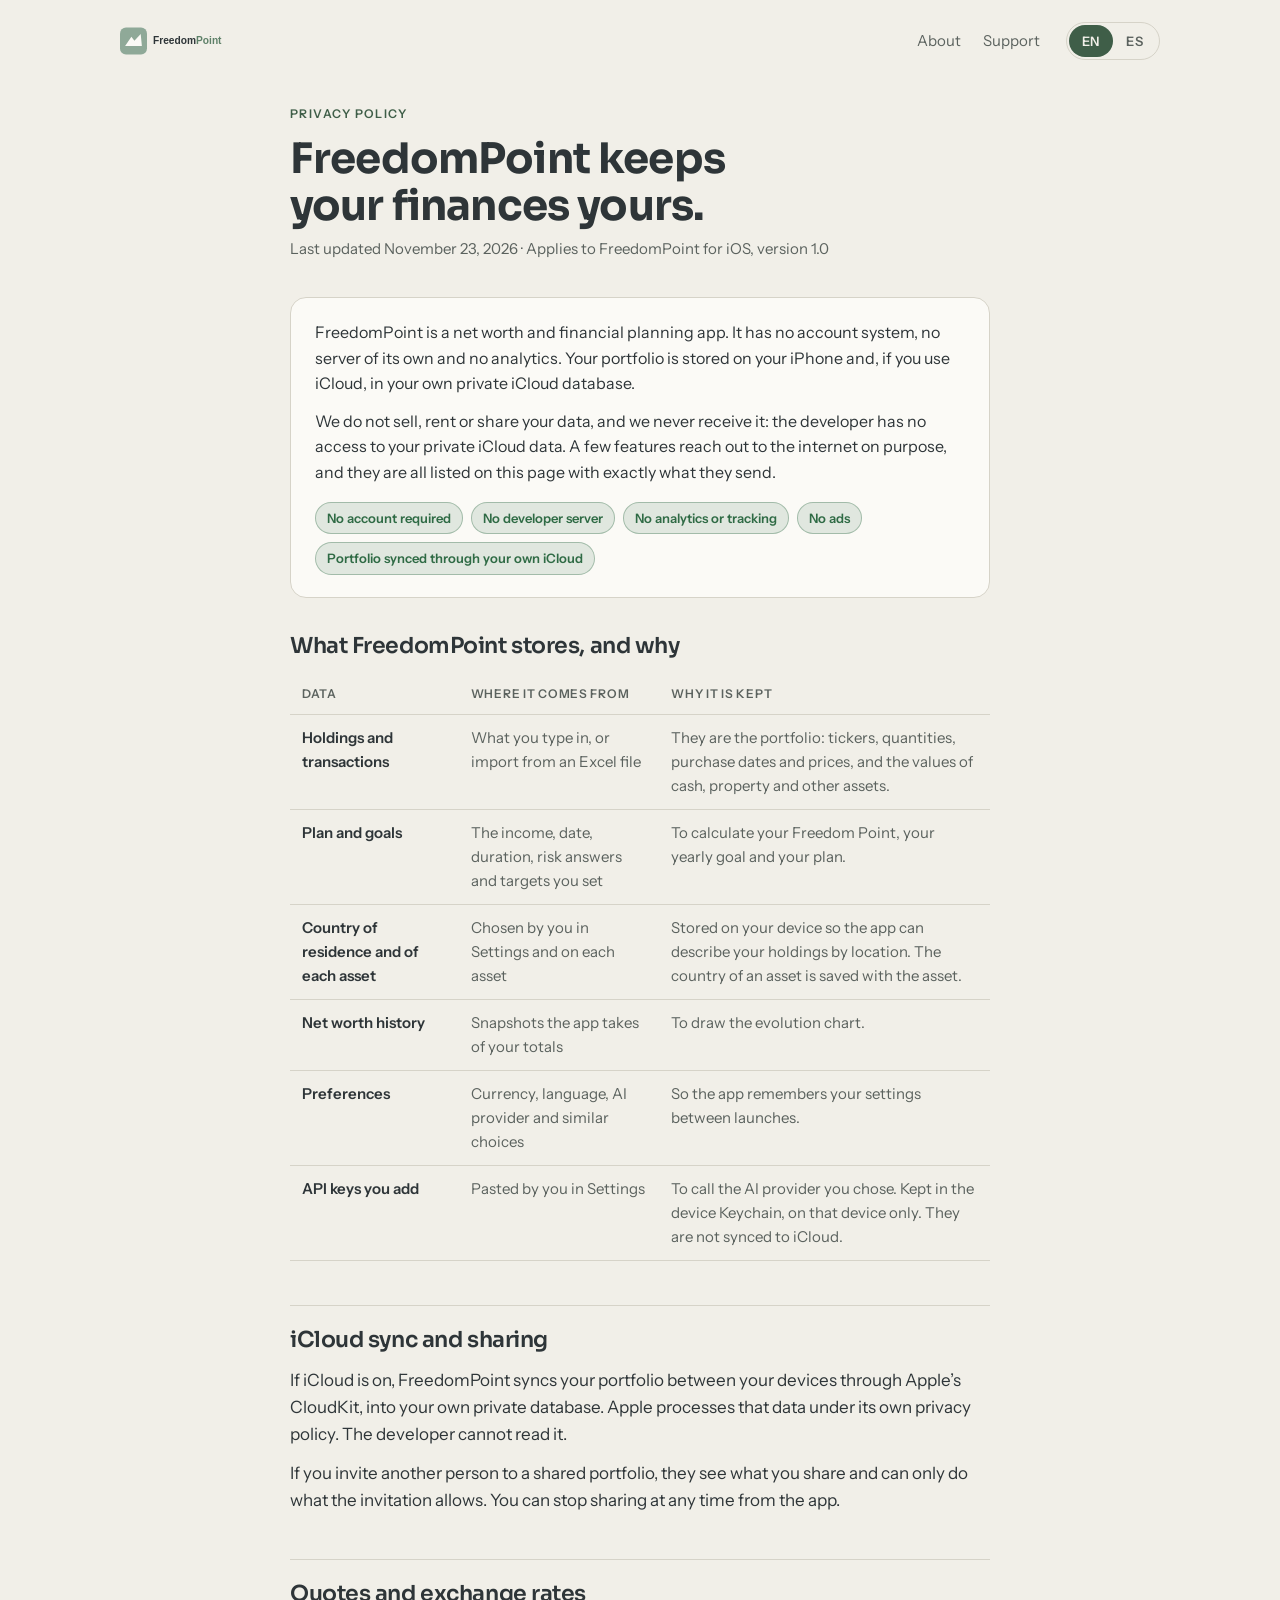
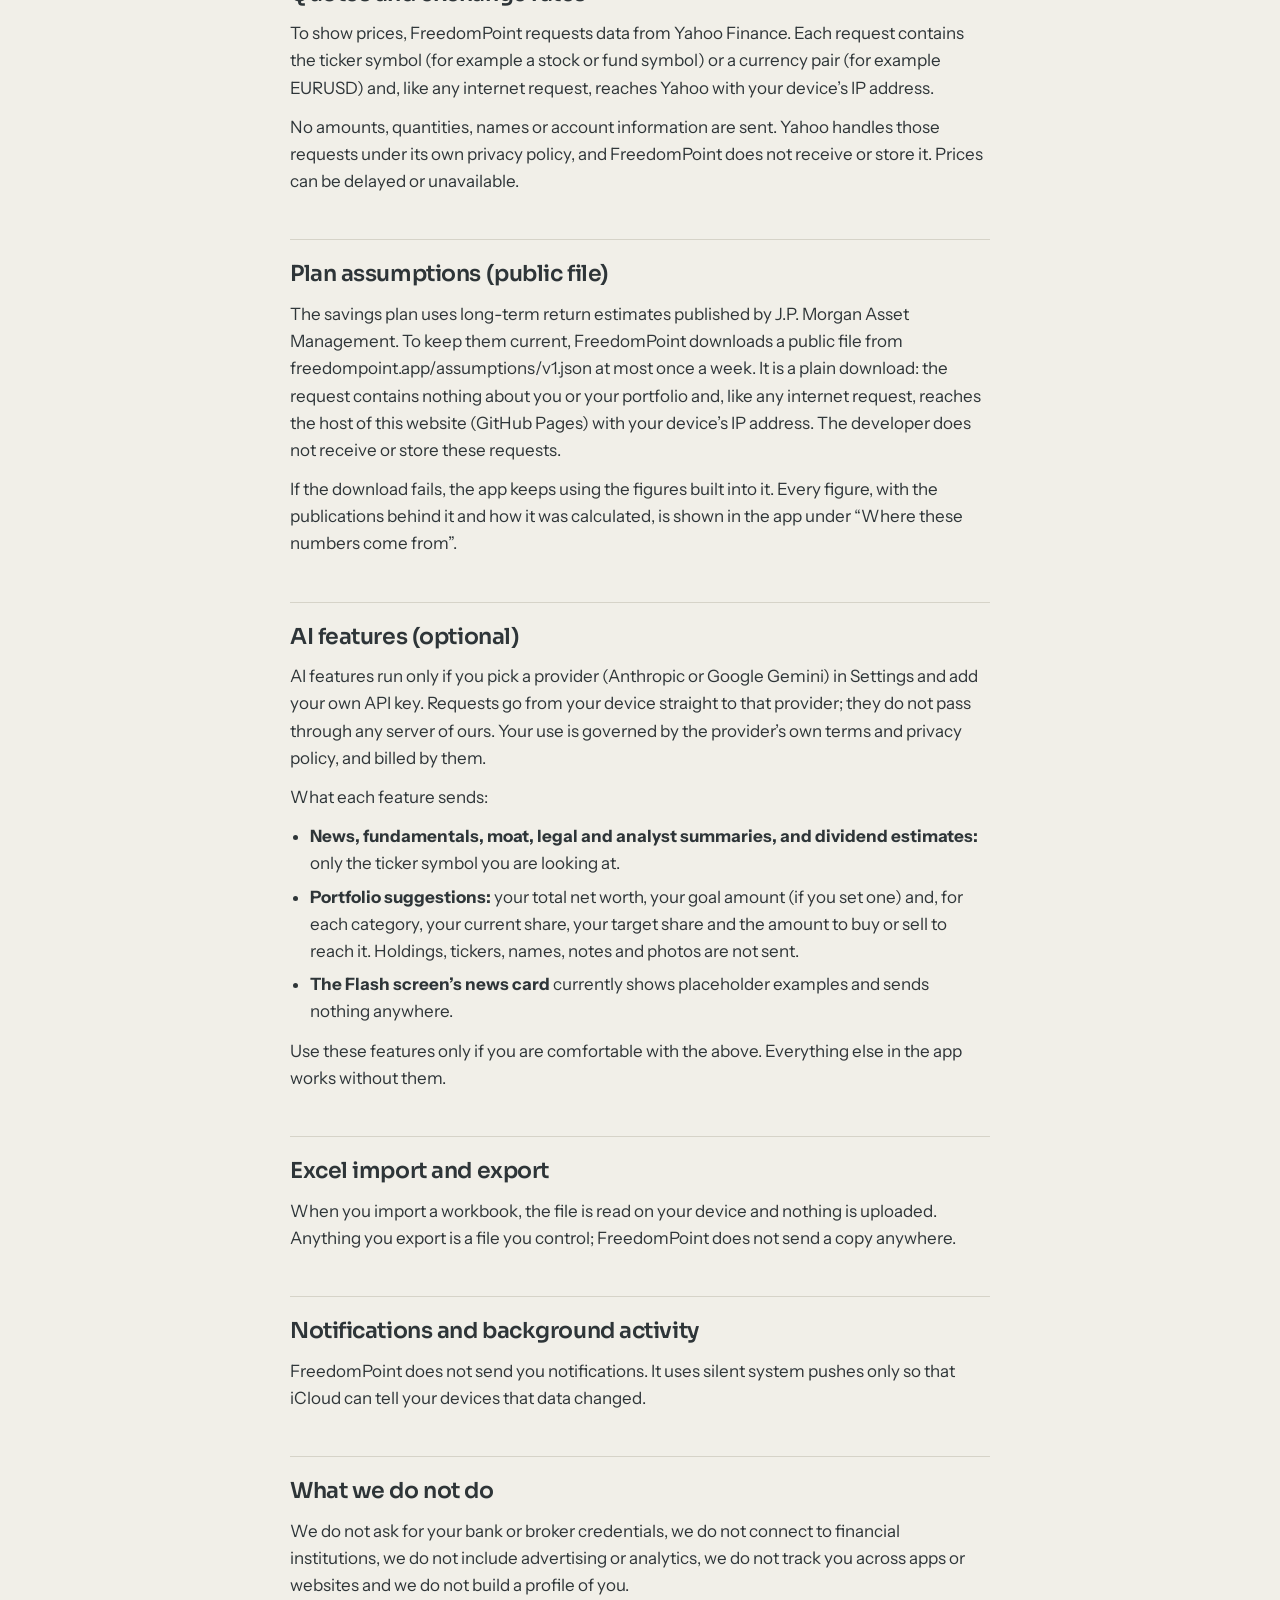
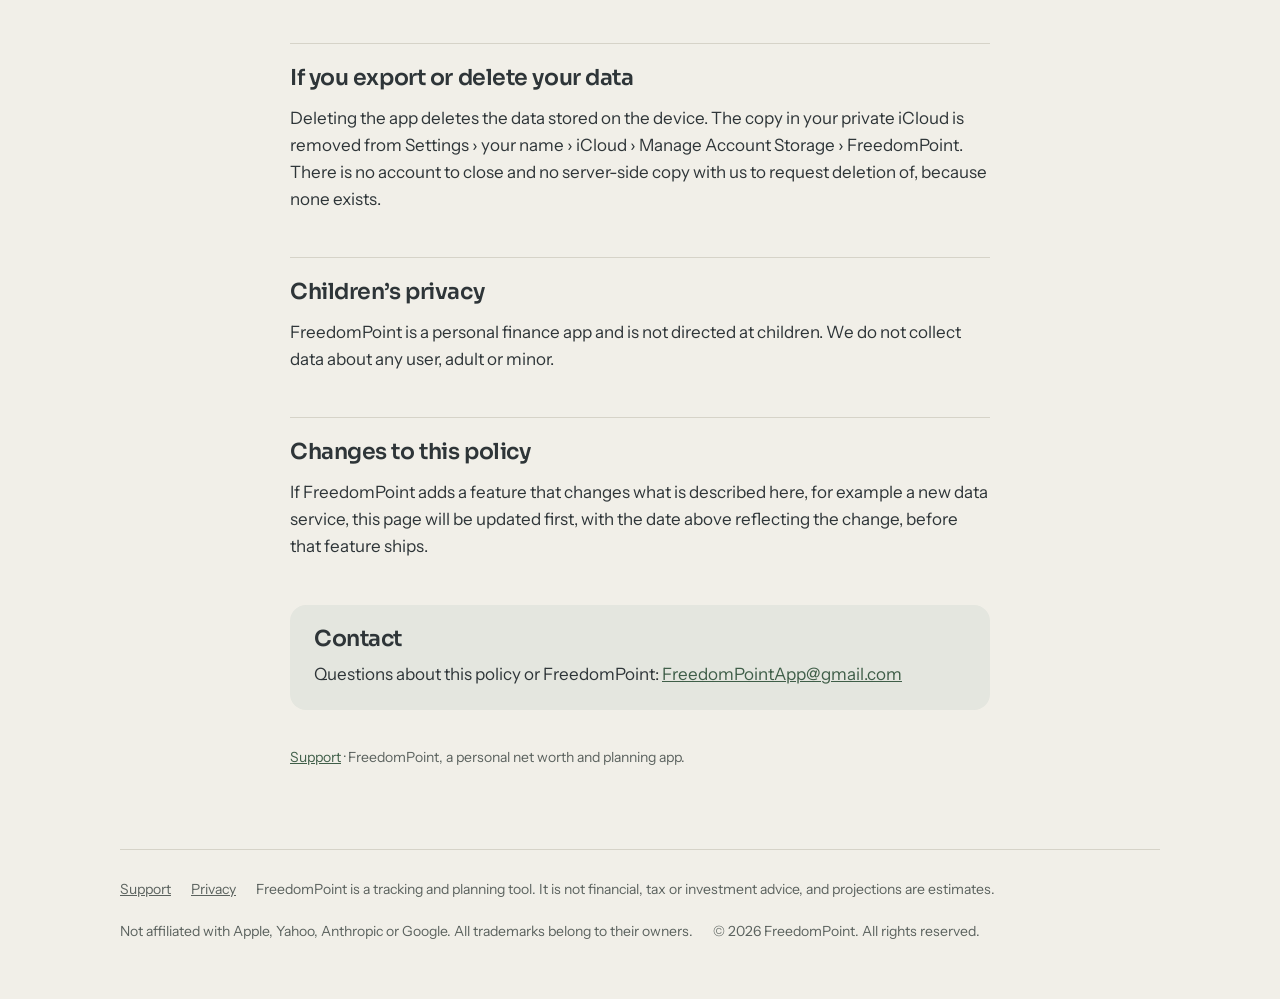
<file: privacy.html>
<!doctype html>
<html lang="en">
<head>
<meta charset="utf-8">
<meta name="viewport" content="width=device-width,initial-scale=1,viewport-fit=cover">
<title>FreedomPoint Privacy Policy</title>
<meta name="description" content="Privacy policy for the FreedomPoint app: what stays on your device and the few cases where data leaves it.">
<meta name="theme-color" content="#f1efe8" media="(prefers-color-scheme: light)">
<meta name="theme-color" content="#121514" media="(prefers-color-scheme: dark)">
<link rel="canonical" href="https://freedompoint.app/privacy.html">
<link rel="alternate" hreflang="en" href="https://freedompoint.app/privacy.html">
<link rel="alternate" hreflang="es" href="https://freedompoint.app/es/privacidad.html">
<link rel="alternate" hreflang="x-default" href="https://freedompoint.app/privacy.html">
<link rel="icon" href="/img/icon.svg" type="image/svg+xml">
<link rel="apple-touch-icon" href="/img/apple-touch-icon.png">
<meta property="og:title" content="FreedomPoint Privacy Policy">
<meta property="og:description" content="Know exactly how far you are from financial freedom.">
<meta property="og:type" content="website">
<meta property="og:url" content="https://freedompoint.app/privacy.html">
<meta property="og:image" content="https://freedompoint.app/img/og.jpg">
<meta name="twitter:card" content="summary_large_image">
<link rel="preconnect" href="https://fonts.googleapis.com">
<link rel="preconnect" href="https://fonts.gstatic.com" crossorigin>
<link rel="stylesheet" href="https://fonts.googleapis.com/css2?family=Instrument+Sans:wght@400;500;600&family=Sora:wght@500;600;700&display=swap">
<link rel="stylesheet" href="/style.css">
</head>
<body>
<div class="in">
  <nav>
    <a class="brand" href="/" aria-label="FreedomPoint home"><picture><source media="(prefers-color-scheme: dark)" srcset="/img/freedompoint-lockup-dark.svg"><img src="/img/freedompoint-lockup-light.svg" alt="FreedomPoint" width="150" height="30"></picture></a>
    <span class="navlinks"><a class="hide-sm" href="/#about">About</a><a href="/support.html">Support</a><span class="lang" role="group" aria-label="Language"><a href="/privacy.html" lang="en" hreflang="en" aria-current="true">EN</a><a href="/es/privacidad.html" lang="es" hreflang="es">ES</a></span></span>
  </nav>
  <main class="doc">
  <div class="label">Privacy Policy</div>
  <h1>FreedomPoint keeps your finances yours.</h1>
  <p class="sub">Last updated November 23, 2026 · Applies to FreedomPoint for iOS, version 1.0</p>
  <div class="box">
    <p>FreedomPoint is a net worth and financial planning app. It has no account system, no server of its own and no analytics. Your portfolio is stored on your iPhone and, if you use iCloud, in your own private iCloud database.</p>
    <p>We do not sell, rent or share your data, and we never receive it: the developer has no access to your private iCloud data. A few features reach out to the internet on purpose, and they are all listed on this page with exactly what they send.</p>
    <div class="pills"><span class="pill">No account required</span><span class="pill">No developer server</span><span class="pill">No analytics or tracking</span><span class="pill">No ads</span><span class="pill">Portfolio synced through your own iCloud</span></div>
  </div>
  <h2 class="first">What FreedomPoint stores, and why</h2>
  <table><thead><tr><th>Data</th><th>Where it comes from</th><th>Why it is kept</th></tr></thead><tbody><tr><td class="type">Holdings and transactions</td><td class="dim">What you type in, or import from an Excel file</td><td class="dim">They are the portfolio: tickers, quantities, purchase dates and prices, and the values of cash, property and other assets.</td></tr><tr><td class="type">Plan and goals</td><td class="dim">The income, date, duration, risk answers and targets you set</td><td class="dim">To calculate your Freedom Point, your yearly goal and your plan.</td></tr><tr><td class="type">Country of residence and of each asset</td><td class="dim">Chosen by you in Settings and on each asset</td><td class="dim">Stored on your device so the app can describe your holdings by location. The country of an asset is saved with the asset.</td></tr><tr><td class="type">Net worth history</td><td class="dim">Snapshots the app takes of your totals</td><td class="dim">To draw the evolution chart.</td></tr><tr><td class="type">Preferences</td><td class="dim">Currency, language, AI provider and similar choices</td><td class="dim">So the app remembers your settings between launches.</td></tr><tr><td class="type">API keys you add</td><td class="dim">Pasted by you in Settings</td><td class="dim">To call the AI provider you chose. Kept in the device Keychain, on that device only. They are not synced to iCloud.</td></tr></tbody></table>
  <h2>iCloud sync and sharing</h2>
  <p>If iCloud is on, FreedomPoint syncs your portfolio between your devices through Apple’s CloudKit, into your own private database. Apple processes that data under its own privacy policy. The developer cannot read it.</p>
  <p>If you invite another person to a shared portfolio, they see what you share and can only do what the invitation allows. You can stop sharing at any time from the app.</p>
  <h2>Quotes and exchange rates</h2>
  <p>To show prices, FreedomPoint requests data from Yahoo Finance. Each request contains the ticker symbol (for example a stock or fund symbol) or a currency pair (for example EURUSD) and, like any internet request, reaches Yahoo with your device’s IP address.</p>
  <p>No amounts, quantities, names or account information are sent. Yahoo handles those requests under its own privacy policy, and FreedomPoint does not receive or store it. Prices can be delayed or unavailable.</p>
  <h2>Plan assumptions (public file)</h2>
  <p>The savings plan uses long-term return estimates published by J.P. Morgan Asset Management. To keep them current, FreedomPoint downloads a public file from freedompoint.app/assumptions/v1.json at most once a week. It is a plain download: the request contains nothing about you or your portfolio and, like any internet request, reaches the host of this website (GitHub Pages) with your device’s IP address. The developer does not receive or store these requests.</p>
  <p>If the download fails, the app keeps using the figures built into it. Every figure, with the publications behind it and how it was calculated, is shown in the app under “Where these numbers come from”.</p>
  <h2>AI features (optional)</h2>
  <p>AI features run only if you pick a provider (Anthropic or Google Gemini) in Settings and add your own API key. Requests go from your device straight to that provider; they do not pass through any server of ours. Your use is governed by the provider’s own terms and privacy policy, and billed by them.</p>
  <p>What each feature sends:</p>
  <ul>
    <li><b>News, fundamentals, moat, legal and analyst summaries, and dividend estimates:</b> only the ticker symbol you are looking at.</li>
    <li><b>Portfolio suggestions:</b> your total net worth, your goal amount (if you set one) and, for each category, your current share, your target share and the amount to buy or sell to reach it. Holdings, tickers, names, notes and photos are not sent.</li>
    <li><b>The Flash screen’s news card</b> currently shows placeholder examples and sends nothing anywhere.</li>
  </ul>
  <p>Use these features only if you are comfortable with the above. Everything else in the app works without them.</p>
  <h2>Excel import and export</h2>
  <p>When you import a workbook, the file is read on your device and nothing is uploaded. Anything you export is a file you control; FreedomPoint does not send a copy anywhere.</p>
  <h2>Notifications and background activity</h2>
  <p>FreedomPoint does not send you notifications. It uses silent system pushes only so that iCloud can tell your devices that data changed.</p>
  <h2>What we do not do</h2>
  <p>We do not ask for your bank or broker credentials, we do not connect to financial institutions, we do not include advertising or analytics, we do not track you across apps or websites and we do not build a profile of you.</p>
  <h2>If you export or delete your data</h2>
  <p>Deleting the app deletes the data stored on the device. The copy in your private iCloud is removed from Settings › your name › iCloud › Manage Account Storage › FreedomPoint. There is no account to close and no server-side copy with us to request deletion of, because none exists.</p>
  <h2>Children’s privacy</h2>
  <p>FreedomPoint is a personal finance app and is not directed at children. We do not collect data about any user, adult or minor.</p>
  <h2>Changes to this policy</h2>
  <p>If FreedomPoint adds a feature that changes what is described here, for example a new data service, this page will be updated first, with the date above reflecting the change, before that feature ships.</p>
  <div class="contact">
    <h2>Contact</h2>
    <p>Questions about this policy or FreedomPoint: <a href="mailto:FreedomPointApp@gmail.com">FreedomPointApp@gmail.com</a></p>
  </div>
  <p class="fine" style="margin-top:36px"><a href="/support.html">Support</a> · FreedomPoint, a personal net worth and planning app.</p>
  </main>
  <footer>
    <a href="/support.html">Support</a><a href="/privacy.html">Privacy</a>
    <span>FreedomPoint is a tracking and planning tool. It is not financial, tax or investment advice, and projections are estimates.</span>
    <span>Not affiliated with Apple, Yahoo, Anthropic or Google. All trademarks belong to their owners.</span>
    <span>© 2026 FreedomPoint. All rights reserved.</span>
  </footer>
</div>
</body>
</html>
</file>
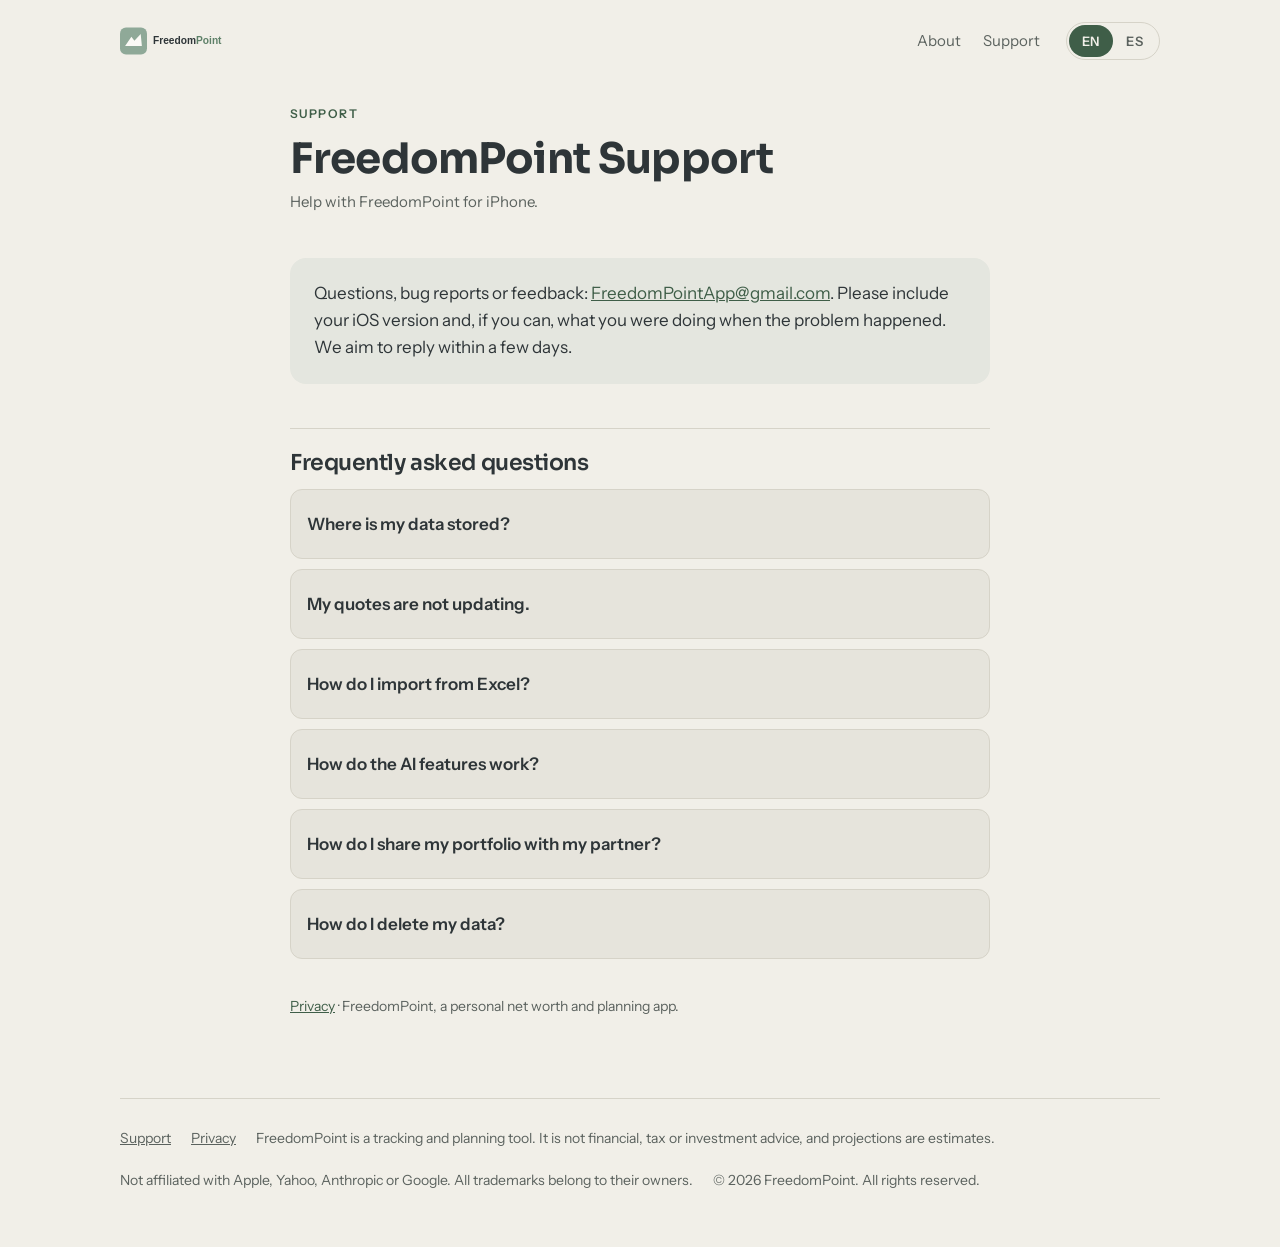
<file: support.html>
<!doctype html>
<html lang="en">
<head>
<meta charset="utf-8">
<meta name="viewport" content="width=device-width,initial-scale=1,viewport-fit=cover">
<title>FreedomPoint Support</title>
<meta name="description" content="Support for the FreedomPoint net worth and financial freedom app.">
<meta name="theme-color" content="#f1efe8" media="(prefers-color-scheme: light)">
<meta name="theme-color" content="#121514" media="(prefers-color-scheme: dark)">
<link rel="canonical" href="https://freedompoint.app/support.html">
<link rel="alternate" hreflang="en" href="https://freedompoint.app/support.html">
<link rel="alternate" hreflang="es" href="https://freedompoint.app/es/soporte.html">
<link rel="alternate" hreflang="x-default" href="https://freedompoint.app/support.html">
<link rel="icon" href="/img/icon.svg" type="image/svg+xml">
<link rel="apple-touch-icon" href="/img/apple-touch-icon.png">
<meta property="og:title" content="FreedomPoint Support">
<meta property="og:description" content="Know exactly how far you are from financial freedom.">
<meta property="og:type" content="website">
<meta property="og:url" content="https://freedompoint.app/support.html">
<meta property="og:image" content="https://freedompoint.app/img/og.jpg">
<meta name="twitter:card" content="summary_large_image">
<link rel="preconnect" href="https://fonts.googleapis.com">
<link rel="preconnect" href="https://fonts.gstatic.com" crossorigin>
<link rel="stylesheet" href="https://fonts.googleapis.com/css2?family=Instrument+Sans:wght@400;500;600&family=Sora:wght@500;600;700&display=swap">
<link rel="stylesheet" href="/style.css">
</head>
<body>
<div class="in">
  <nav>
    <a class="brand" href="/" aria-label="FreedomPoint home"><picture><source media="(prefers-color-scheme: dark)" srcset="/img/freedompoint-lockup-dark.svg"><img src="/img/freedompoint-lockup-light.svg" alt="FreedomPoint" width="150" height="30"></picture></a>
    <span class="navlinks"><a class="hide-sm" href="/#about">About</a><a href="/support.html">Support</a><span class="lang" role="group" aria-label="Language"><a href="/support.html" lang="en" hreflang="en" aria-current="true">EN</a><a href="/es/soporte.html" lang="es" hreflang="es">ES</a></span></span>
  </nav>
  <main class="doc faq">
  <div class="label">Support</div>
  <h1>FreedomPoint Support</h1>
  <p class="sub">Help with FreedomPoint for iPhone.</p>
  <div class="contact"><p>Questions, bug reports or feedback: <a href="mailto:FreedomPointApp@gmail.com">FreedomPointApp@gmail.com</a>. Please include your iOS version and, if you can, what you were doing when the problem happened. We aim to reply within a few days.</p></div>
  <h2>Frequently asked questions</h2>
  <details><summary>Where is my data stored?</summary><p>On your device, and in your own private iCloud if iCloud is on, so your devices stay in sync. FreedomPoint has no account system and no server of its own. See the <a href="/privacy.html">privacy policy</a>.</p></details>
  <details><summary>My quotes are not updating.</summary><p>Pull down on a screen to refresh. Quotes come from Yahoo Finance and can be delayed or temporarily unavailable. Check your connection and try again in a few minutes.</p></details>
  <details><summary>How do I import from Excel?</summary><p>Open the More menu › Settings, and under the Excel section choose your workbook. The Broker, RSU and other-asset sheets are read on your device. Nothing is uploaded.</p></details>
  <details><summary>How do the AI features work?</summary><p>They are optional. In Settings you pick Anthropic (Claude) or Google Gemini and paste your own API key. The key stays in your device’s Keychain. See the <a href="/privacy.html">privacy policy</a> for what each feature sends.</p></details>
  <details><summary>How do I share my portfolio with my partner?</summary><p>In Settings, use the sharing section to invite them through iCloud. They need an iCloud account and the app installed. You can stop sharing at any time.</p></details>
  <details><summary>How do I delete my data?</summary><p>Delete the app to remove the data stored on the device. To remove the copy in iCloud, open Settings › your name › iCloud › Manage Account Storage › FreedomPoint and delete its data.</p></details>
  <p class="fine" style="margin-top:36px"><a href="/privacy.html">Privacy</a> · FreedomPoint, a personal net worth and planning app.</p>
  </main>
  <footer>
    <a href="/support.html">Support</a><a href="/privacy.html">Privacy</a>
    <span>FreedomPoint is a tracking and planning tool. It is not financial, tax or investment advice, and projections are estimates.</span>
    <span>Not affiliated with Apple, Yahoo, Anthropic or Google. All trademarks belong to their owners.</span>
    <span>© 2026 FreedomPoint. All rights reserved.</span>
  </footer>
</div>
</body>
</html>
</file>
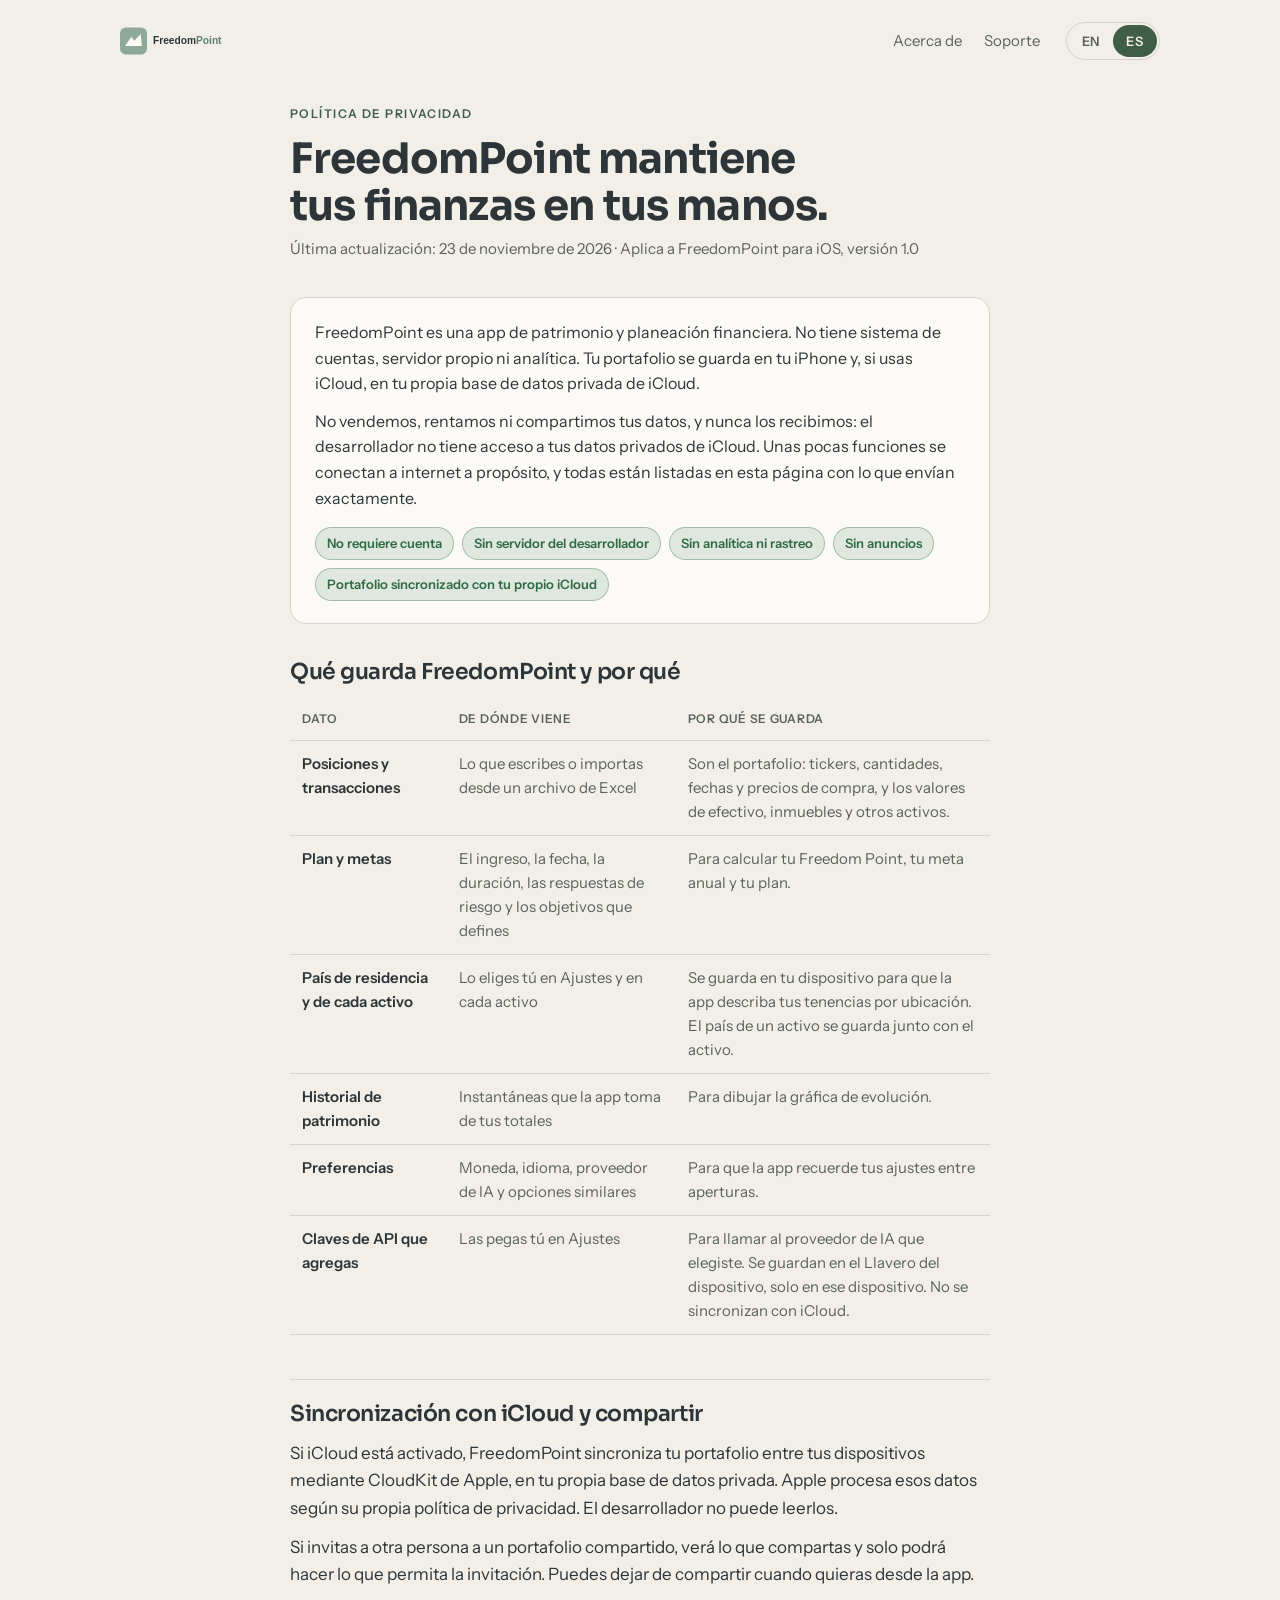
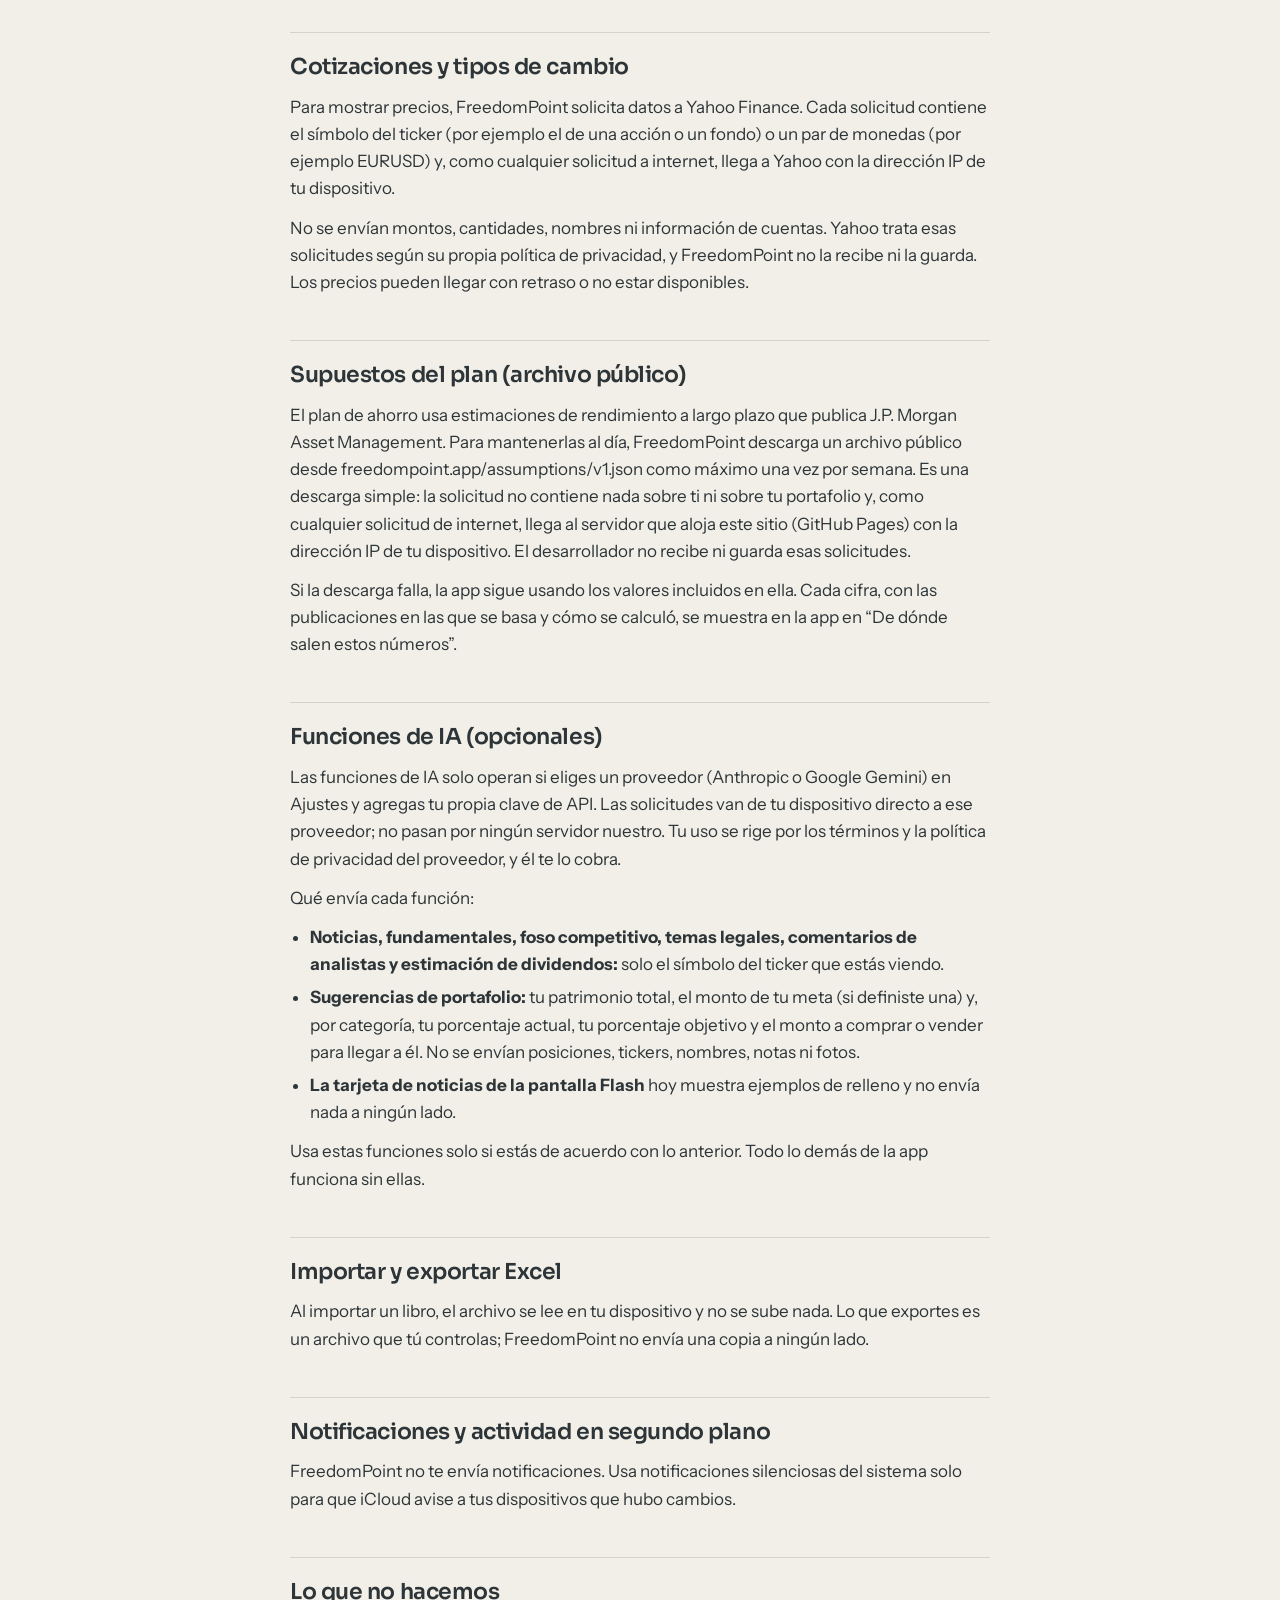
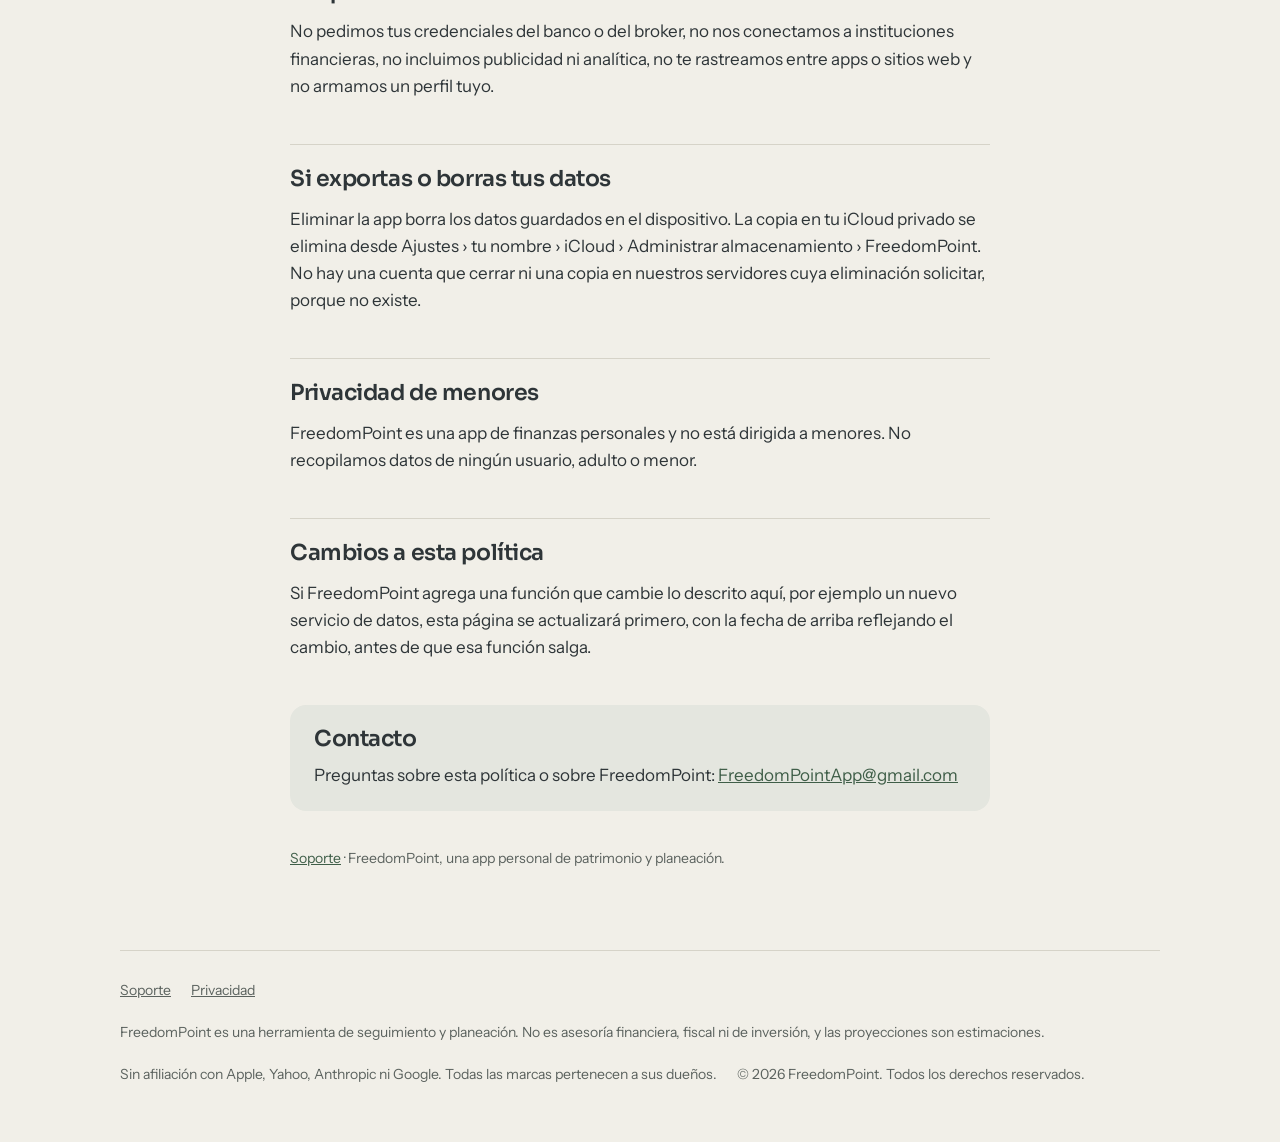
<file: es/privacidad.html>
<!doctype html>
<html lang="es">
<head>
<meta charset="utf-8">
<meta name="viewport" content="width=device-width,initial-scale=1,viewport-fit=cover">
<title>Política de privacidad de FreedomPoint</title>
<meta name="description" content="Política de privacidad de la app FreedomPoint: qué se queda en tu dispositivo y los pocos casos en que los datos salen de él.">
<meta name="theme-color" content="#f1efe8" media="(prefers-color-scheme: light)">
<meta name="theme-color" content="#121514" media="(prefers-color-scheme: dark)">
<link rel="canonical" href="https://freedompoint.app/es/privacidad.html">
<link rel="alternate" hreflang="es" href="https://freedompoint.app/es/privacidad.html">
<link rel="alternate" hreflang="en" href="https://freedompoint.app/privacy.html">
<link rel="alternate" hreflang="x-default" href="https://freedompoint.app/privacy.html">
<link rel="icon" href="/img/icon.svg" type="image/svg+xml">
<link rel="apple-touch-icon" href="/img/apple-touch-icon.png">
<meta property="og:title" content="Política de privacidad de FreedomPoint">
<meta property="og:description" content="Sabe exactamente qué tan lejos estás de la libertad financiera.">
<meta property="og:type" content="website">
<meta property="og:url" content="https://freedompoint.app/es/privacidad.html">
<meta property="og:image" content="https://freedompoint.app/img/og.jpg">
<meta name="twitter:card" content="summary_large_image">
<link rel="preconnect" href="https://fonts.googleapis.com">
<link rel="preconnect" href="https://fonts.gstatic.com" crossorigin>
<link rel="stylesheet" href="https://fonts.googleapis.com/css2?family=Instrument+Sans:wght@400;500;600&family=Sora:wght@500;600;700&display=swap">
<link rel="stylesheet" href="/style.css">
</head>
<body>
<div class="in">
  <nav>
    <a class="brand" href="/es/" aria-label="Inicio de FreedomPoint"><picture><source media="(prefers-color-scheme: dark)" srcset="/img/freedompoint-lockup-dark.svg"><img src="/img/freedompoint-lockup-light.svg" alt="FreedomPoint" width="150" height="30"></picture></a>
    <span class="navlinks"><a class="hide-sm" href="/es/#about">Acerca de</a><a href="/es/soporte.html">Soporte</a><span class="lang" role="group" aria-label="Language"><a href="/privacy.html" lang="en" hreflang="en">EN</a><a href="/es/privacidad.html" lang="es" hreflang="es" aria-current="true">ES</a></span></span>
  </nav>
  <main class="doc">
  <div class="label">Política de privacidad</div>
  <h1>FreedomPoint mantiene tus finanzas en tus manos.</h1>
  <p class="sub">Última actualización: 23 de noviembre de 2026 · Aplica a FreedomPoint para iOS, versión 1.0</p>
  <div class="box">
    <p>FreedomPoint es una app de patrimonio y planeación financiera. No tiene sistema de cuentas, servidor propio ni analítica. Tu portafolio se guarda en tu iPhone y, si usas iCloud, en tu propia base de datos privada de iCloud.</p>
    <p>No vendemos, rentamos ni compartimos tus datos, y nunca los recibimos: el desarrollador no tiene acceso a tus datos privados de iCloud. Unas pocas funciones se conectan a internet a propósito, y todas están listadas en esta página con lo que envían exactamente.</p>
    <div class="pills"><span class="pill">No requiere cuenta</span><span class="pill">Sin servidor del desarrollador</span><span class="pill">Sin analítica ni rastreo</span><span class="pill">Sin anuncios</span><span class="pill">Portafolio sincronizado con tu propio iCloud</span></div>
  </div>
  <h2 class="first">Qué guarda FreedomPoint y por qué</h2>
  <table><thead><tr><th>Dato</th><th>De dónde viene</th><th>Por qué se guarda</th></tr></thead><tbody><tr><td class="type">Posiciones y transacciones</td><td class="dim">Lo que escribes o importas desde un archivo de Excel</td><td class="dim">Son el portafolio: tickers, cantidades, fechas y precios de compra, y los valores de efectivo, inmuebles y otros activos.</td></tr><tr><td class="type">Plan y metas</td><td class="dim">El ingreso, la fecha, la duración, las respuestas de riesgo y los objetivos que defines</td><td class="dim">Para calcular tu Freedom Point, tu meta anual y tu plan.</td></tr><tr><td class="type">País de residencia y de cada activo</td><td class="dim">Lo eliges tú en Ajustes y en cada activo</td><td class="dim">Se guarda en tu dispositivo para que la app describa tus tenencias por ubicación. El país de un activo se guarda junto con el activo.</td></tr><tr><td class="type">Historial de patrimonio</td><td class="dim">Instantáneas que la app toma de tus totales</td><td class="dim">Para dibujar la gráfica de evolución.</td></tr><tr><td class="type">Preferencias</td><td class="dim">Moneda, idioma, proveedor de IA y opciones similares</td><td class="dim">Para que la app recuerde tus ajustes entre aperturas.</td></tr><tr><td class="type">Claves de API que agregas</td><td class="dim">Las pegas tú en Ajustes</td><td class="dim">Para llamar al proveedor de IA que elegiste. Se guardan en el Llavero del dispositivo, solo en ese dispositivo. No se sincronizan con iCloud.</td></tr></tbody></table>
  <h2>Sincronización con iCloud y compartir</h2>
  <p>Si iCloud está activado, FreedomPoint sincroniza tu portafolio entre tus dispositivos mediante CloudKit de Apple, en tu propia base de datos privada. Apple procesa esos datos según su propia política de privacidad. El desarrollador no puede leerlos.</p>
  <p>Si invitas a otra persona a un portafolio compartido, verá lo que compartas y solo podrá hacer lo que permita la invitación. Puedes dejar de compartir cuando quieras desde la app.</p>
  <h2>Cotizaciones y tipos de cambio</h2>
  <p>Para mostrar precios, FreedomPoint solicita datos a Yahoo Finance. Cada solicitud contiene el símbolo del ticker (por ejemplo el de una acción o un fondo) o un par de monedas (por ejemplo EURUSD) y, como cualquier solicitud a internet, llega a Yahoo con la dirección IP de tu dispositivo.</p>
  <p>No se envían montos, cantidades, nombres ni información de cuentas. Yahoo trata esas solicitudes según su propia política de privacidad, y FreedomPoint no la recibe ni la guarda. Los precios pueden llegar con retraso o no estar disponibles.</p>
  <h2>Supuestos del plan (archivo público)</h2>
  <p>El plan de ahorro usa estimaciones de rendimiento a largo plazo que publica J.P. Morgan Asset Management. Para mantenerlas al día, FreedomPoint descarga un archivo público desde freedompoint.app/assumptions/v1.json como máximo una vez por semana. Es una descarga simple: la solicitud no contiene nada sobre ti ni sobre tu portafolio y, como cualquier solicitud de internet, llega al servidor que aloja este sitio (GitHub Pages) con la dirección IP de tu dispositivo. El desarrollador no recibe ni guarda esas solicitudes.</p>
  <p>Si la descarga falla, la app sigue usando los valores incluidos en ella. Cada cifra, con las publicaciones en las que se basa y cómo se calculó, se muestra en la app en “De dónde salen estos números”.</p>
  <h2>Funciones de IA (opcionales)</h2>
  <p>Las funciones de IA solo operan si eliges un proveedor (Anthropic o Google Gemini) en Ajustes y agregas tu propia clave de API. Las solicitudes van de tu dispositivo directo a ese proveedor; no pasan por ningún servidor nuestro. Tu uso se rige por los términos y la política de privacidad del proveedor, y él te lo cobra.</p>
  <p>Qué envía cada función:</p>
  <ul>
    <li><b>Noticias, fundamentales, foso competitivo, temas legales, comentarios de analistas y estimación de dividendos:</b> solo el símbolo del ticker que estás viendo.</li>
    <li><b>Sugerencias de portafolio:</b> tu patrimonio total, el monto de tu meta (si definiste una) y, por categoría, tu porcentaje actual, tu porcentaje objetivo y el monto a comprar o vender para llegar a él. No se envían posiciones, tickers, nombres, notas ni fotos.</li>
    <li><b>La tarjeta de noticias de la pantalla Flash</b> hoy muestra ejemplos de relleno y no envía nada a ningún lado.</li>
  </ul>
  <p>Usa estas funciones solo si estás de acuerdo con lo anterior. Todo lo demás de la app funciona sin ellas.</p>
  <h2>Importar y exportar Excel</h2>
  <p>Al importar un libro, el archivo se lee en tu dispositivo y no se sube nada. Lo que exportes es un archivo que tú controlas; FreedomPoint no envía una copia a ningún lado.</p>
  <h2>Notificaciones y actividad en segundo plano</h2>
  <p>FreedomPoint no te envía notificaciones. Usa notificaciones silenciosas del sistema solo para que iCloud avise a tus dispositivos que hubo cambios.</p>
  <h2>Lo que no hacemos</h2>
  <p>No pedimos tus credenciales del banco o del broker, no nos conectamos a instituciones financieras, no incluimos publicidad ni analítica, no te rastreamos entre apps o sitios web y no armamos un perfil tuyo.</p>
  <h2>Si exportas o borras tus datos</h2>
  <p>Eliminar la app borra los datos guardados en el dispositivo. La copia en tu iCloud privado se elimina desde Ajustes › tu nombre › iCloud › Administrar almacenamiento › FreedomPoint. No hay una cuenta que cerrar ni una copia en nuestros servidores cuya eliminación solicitar, porque no existe.</p>
  <h2>Privacidad de menores</h2>
  <p>FreedomPoint es una app de finanzas personales y no está dirigida a menores. No recopilamos datos de ningún usuario, adulto o menor.</p>
  <h2>Cambios a esta política</h2>
  <p>Si FreedomPoint agrega una función que cambie lo descrito aquí, por ejemplo un nuevo servicio de datos, esta página se actualizará primero, con la fecha de arriba reflejando el cambio, antes de que esa función salga.</p>
  <div class="contact">
    <h2>Contacto</h2>
    <p>Preguntas sobre esta política o sobre FreedomPoint: <a href="mailto:FreedomPointApp@gmail.com">FreedomPointApp@gmail.com</a></p>
  </div>
  <p class="fine" style="margin-top:36px"><a href="/es/soporte.html">Soporte</a> · FreedomPoint, una app personal de patrimonio y planeación.</p>
  </main>
  <footer>
    <a href="/es/soporte.html">Soporte</a><a href="/es/privacidad.html">Privacidad</a>
    <span>FreedomPoint es una herramienta de seguimiento y planeación. No es asesoría financiera, fiscal ni de inversión, y las proyecciones son estimaciones.</span>
    <span>Sin afiliación con Apple, Yahoo, Anthropic ni Google. Todas las marcas pertenecen a sus dueños.</span>
    <span>© 2026 FreedomPoint. Todos los derechos reservados.</span>
  </footer>
</div>
</body>
</html>
</file>
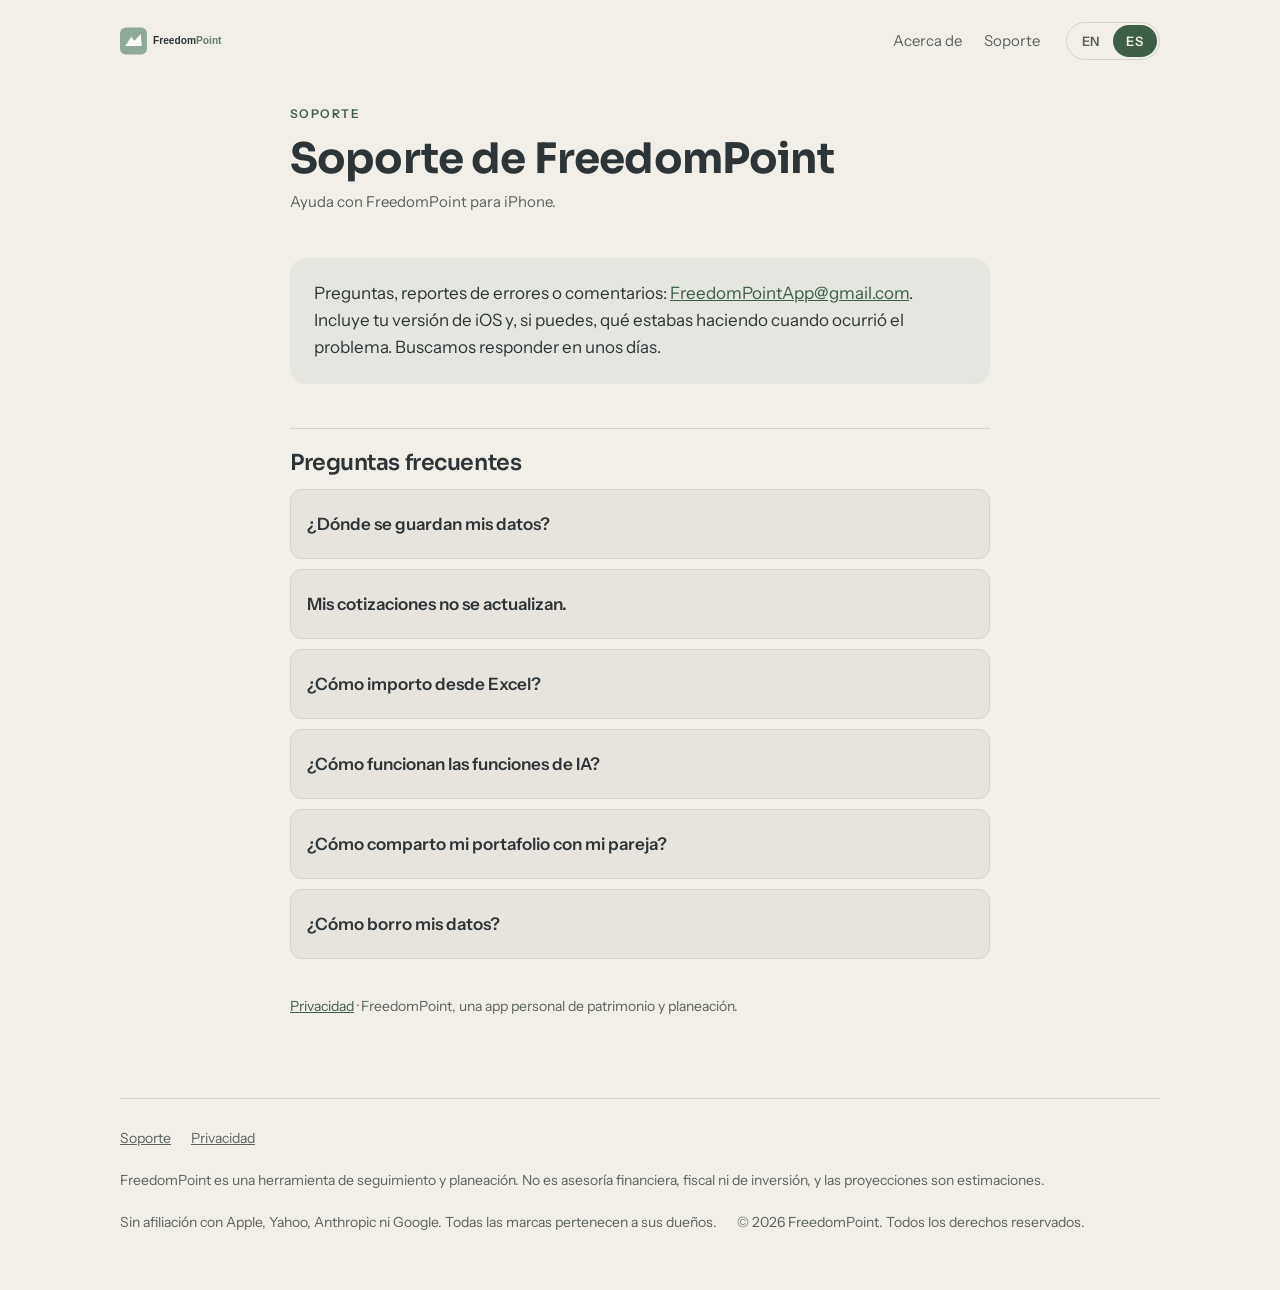
<file: es/soporte.html>
<!doctype html>
<html lang="es">
<head>
<meta charset="utf-8">
<meta name="viewport" content="width=device-width,initial-scale=1,viewport-fit=cover">
<title>Soporte de FreedomPoint</title>
<meta name="description" content="Soporte de la app de patrimonio y libertad financiera FreedomPoint.">
<meta name="theme-color" content="#f1efe8" media="(prefers-color-scheme: light)">
<meta name="theme-color" content="#121514" media="(prefers-color-scheme: dark)">
<link rel="canonical" href="https://freedompoint.app/es/soporte.html">
<link rel="alternate" hreflang="es" href="https://freedompoint.app/es/soporte.html">
<link rel="alternate" hreflang="en" href="https://freedompoint.app/support.html">
<link rel="alternate" hreflang="x-default" href="https://freedompoint.app/support.html">
<link rel="icon" href="/img/icon.svg" type="image/svg+xml">
<link rel="apple-touch-icon" href="/img/apple-touch-icon.png">
<meta property="og:title" content="Soporte de FreedomPoint">
<meta property="og:description" content="Sabe exactamente qué tan lejos estás de la libertad financiera.">
<meta property="og:type" content="website">
<meta property="og:url" content="https://freedompoint.app/es/soporte.html">
<meta property="og:image" content="https://freedompoint.app/img/og.jpg">
<meta name="twitter:card" content="summary_large_image">
<link rel="preconnect" href="https://fonts.googleapis.com">
<link rel="preconnect" href="https://fonts.gstatic.com" crossorigin>
<link rel="stylesheet" href="https://fonts.googleapis.com/css2?family=Instrument+Sans:wght@400;500;600&family=Sora:wght@500;600;700&display=swap">
<link rel="stylesheet" href="/style.css">
</head>
<body>
<div class="in">
  <nav>
    <a class="brand" href="/es/" aria-label="Inicio de FreedomPoint"><picture><source media="(prefers-color-scheme: dark)" srcset="/img/freedompoint-lockup-dark.svg"><img src="/img/freedompoint-lockup-light.svg" alt="FreedomPoint" width="150" height="30"></picture></a>
    <span class="navlinks"><a class="hide-sm" href="/es/#about">Acerca de</a><a href="/es/soporte.html">Soporte</a><span class="lang" role="group" aria-label="Language"><a href="/support.html" lang="en" hreflang="en">EN</a><a href="/es/soporte.html" lang="es" hreflang="es" aria-current="true">ES</a></span></span>
  </nav>
  <main class="doc faq">
  <div class="label">Soporte</div>
  <h1>Soporte de FreedomPoint</h1>
  <p class="sub">Ayuda con FreedomPoint para iPhone.</p>
  <div class="contact"><p>Preguntas, reportes de errores o comentarios: <a href="mailto:FreedomPointApp@gmail.com">FreedomPointApp@gmail.com</a>. Incluye tu versión de iOS y, si puedes, qué estabas haciendo cuando ocurrió el problema. Buscamos responder en unos días.</p></div>
  <h2>Preguntas frecuentes</h2>
  <details><summary>¿Dónde se guardan mis datos?</summary><p>En tu dispositivo y, si iCloud está activado, en tu propio iCloud privado para que tus dispositivos queden sincronizados. FreedomPoint no tiene sistema de cuentas ni servidor propio. Consulta la <a href="/es/privacidad.html">política de privacidad</a>.</p></details>
  <details><summary>Mis cotizaciones no se actualizan.</summary><p>Desliza hacia abajo en una pantalla para actualizar. Las cotizaciones vienen de Yahoo Finance y pueden llegar con retraso o no estar disponibles por un rato. Revisa tu conexión e inténtalo de nuevo en unos minutos.</p></details>
  <details><summary>¿Cómo importo desde Excel?</summary><p>Abre el menú Más › Ajustes y, en la sección de Excel, elige tu libro. Las hojas de Broker, RSU y otros activos se leen en tu dispositivo. No se sube nada.</p></details>
  <details><summary>¿Cómo funcionan las funciones de IA?</summary><p>Son opcionales. En Ajustes eliges Anthropic (Claude) o Google Gemini y pegas tu propia clave de API. La clave queda en el Llavero de tu dispositivo. Consulta la <a href="/es/privacidad.html">política de privacidad</a> para ver qué envía cada función.</p></details>
  <details><summary>¿Cómo comparto mi portafolio con mi pareja?</summary><p>En Ajustes, usa la sección de compartir para invitarla por iCloud. Necesita una cuenta de iCloud y la app instalada. Puedes dejar de compartir cuando quieras.</p></details>
  <details><summary>¿Cómo borro mis datos?</summary><p>Elimina la app para borrar los datos guardados en el dispositivo. Para quitar la copia en iCloud, abre Ajustes › tu nombre › iCloud › Administrar almacenamiento › FreedomPoint y borra sus datos.</p></details>
  <p class="fine" style="margin-top:36px"><a href="/es/privacidad.html">Privacidad</a> · FreedomPoint, una app personal de patrimonio y planeación.</p>
  </main>
  <footer>
    <a href="/es/soporte.html">Soporte</a><a href="/es/privacidad.html">Privacidad</a>
    <span>FreedomPoint es una herramienta de seguimiento y planeación. No es asesoría financiera, fiscal ni de inversión, y las proyecciones son estimaciones.</span>
    <span>Sin afiliación con Apple, Yahoo, Anthropic ni Google. Todas las marcas pertenecen a sus dueños.</span>
    <span>© 2026 FreedomPoint. Todos los derechos reservados.</span>
  </footer>
</div>
</body>
</html>
</file>
<file: style.css>
/* FreedomPoint site. Warm paper ground, one sage green, one solid action (the download button). */
:root{
  --bg:#f1efe8; --bg2:#e6e4dc; --surface:#fbfaf6; --fg:#2e3538; --dim:#5b625e; --line:#d6d3c8;
  --accent:#3f5e48; --soft:#e4e6df; --cta:#3f5e48; --on-cta:#fbfaf6; --bezel:#2e3538; --good:#2f6b45;
  --display:'Sora',system-ui,sans-serif; --body:'Instrument Sans',system-ui,sans-serif;
  color-scheme:light;
}
@media (prefers-color-scheme:dark){:root{
  --bg:#121514; --bg2:#1c201f; --surface:#1c201f; --fg:#f2f1ec; --dim:#9ba19d; --line:#343a37;
  --accent:#a9c4b1; --soft:#2b342f; --cta:#a3bfa9; --on-cta:#121514; --bezel:#07090a; --good:#8fd0a6;
  color-scheme:dark}}
*{box-sizing:border-box}
html{scroll-behavior:smooth}
body{margin:0;background:var(--bg);color:var(--fg);font:17px/1.6 var(--body);
  padding-left:max(16px,env(safe-area-inset-left,0px));padding-right:max(16px,env(safe-area-inset-right,0px));
  -webkit-text-size-adjust:100%}
.in{max-width:1040px;margin:0 auto}
h1,h2,h3{font-family:var(--display);text-wrap:balance;letter-spacing:-.02em;margin:0}
h1{font-size:clamp(34px,6vw,58px);line-height:1.05;font-weight:700}
h2{font-size:clamp(26px,4vw,38px);line-height:1.12;font-weight:600}
h3{font-size:18px;line-height:1.3;font-weight:600;letter-spacing:-.01em}
p{margin:0}
a{color:var(--accent)}
.label{font:600 12px var(--body);letter-spacing:.12em;text-transform:uppercase;color:var(--accent);margin-bottom:14px}
.lead{font-size:clamp(18px,2.2vw,21px);color:var(--dim);max-width:34em;margin-top:20px}
.skip{position:absolute;left:-999px}.skip:focus{left:16px;top:8px;background:var(--bg);padding:8px 12px;z-index:9}

nav{display:flex;justify-content:space-between;align-items:center;padding-block:22px}
.brand{display:block;line-height:0}
.brand img{display:block;height:30px;width:auto}
.navlinks{display:flex;gap:22px;align-items:center}
nav a{color:var(--dim);text-decoration:none;font-size:15px}
nav a:hover{color:var(--fg)}
.lang{display:inline-flex;border:1px solid var(--line);border-radius:999px;padding:2px;margin-left:4px}
.lang a{min-width:44px;min-height:32px;display:inline-flex;align-items:center;justify-content:center;border-radius:999px;font-size:13px;font-weight:600;letter-spacing:.04em}
.lang a[aria-current="true"]{background:var(--accent);color:var(--bg)}
@media (max-width:560px){.navlinks{gap:12px}.navlinks>a:not(.lang){font-size:14px}.navlinks>a.hide-sm{display:none}.lang a{min-width:38px}nav{gap:10px}.brand img{height:26px}}

.hero{display:grid;grid-template-columns:1.05fr 1fr;gap:48px;align-items:center;padding-block:40px 72px}
.cta{display:inline-flex;align-items:center;min-height:48px;padding:0 26px;border-radius:14px;background:var(--cta);color:var(--on-cta);font:600 16px var(--body);text-decoration:none;margin-top:30px}
.cta.ghost{background:transparent;color:var(--fg);border:1.5px solid var(--accent)}
.cta.soon{cursor:default}
a:focus-visible,summary:focus-visible{outline:3px solid var(--accent);outline-offset:3px}
.fine{font-size:14px;color:var(--dim);margin-top:12px}

.phones{display:flex;align-items:flex-start;justify-content:center;gap:0;min-width:0}
.phone{flex:none;width:min(46%,236px);padding:6px;border-radius:34px;background:var(--bezel);border:1px solid var(--line)}
.phone img{display:block;width:100%;height:auto;border-radius:28px;background:var(--bg2)}
.phone.crop{border-bottom:0;border-bottom-left-radius:0;border-bottom-right-radius:0;padding-bottom:0;-webkit-mask-image:linear-gradient(#000 80%,transparent);mask-image:linear-gradient(#000 80%,transparent)}
.phone.crop img{border-bottom-left-radius:0;border-bottom-right-radius:0}
.phones .phone:nth-child(2){margin-top:56px;margin-left:-14px}

.band{border-top:1px solid var(--line);padding-block:80px}
.row{display:grid;grid-template-columns:1fr 1fr;gap:56px;align-items:center}
.row.flip .copy{order:2}
.copy{min-width:0}
.copy p.lead{margin-top:16px}
.pts{list-style:none;padding:0;margin:26px 0 0;display:grid;gap:12px}
.pts li{padding-left:22px;position:relative;font-size:16px}
.pts li::before{content:"";position:absolute;left:0;top:.7em;width:10px;height:2px;background:var(--accent)}

.more{text-align:center}
.more .lead{margin-inline:auto}
.cards{display:grid;grid-template-columns:repeat(4,1fr);gap:16px;margin-top:44px;text-align:left}
.card{background:var(--surface);border:1px solid var(--line);border-radius:16px;padding:22px}
.card h3{margin-bottom:8px}
.card p{font-size:15px;color:var(--dim)}

.in-narrow{max-width:640px;margin:0 auto}
.about{text-align:center}
.about .lead{margin-inline:auto}

.faq{max-width:760px;margin-inline:auto}
.faq details{background:var(--bg2);border:1px solid var(--line);border-radius:12px;padding:12px 16px;margin-top:10px}
.faq summary{cursor:pointer;font-weight:600;min-height:44px;display:flex;align-items:center}
.faq details p{margin:6px 0 8px;color:var(--dim);font-size:16px}

.strip{background:var(--bg2);border-block:1px solid var(--line);padding-block:44px;margin-inline:calc(-1 * max(16px,env(safe-area-inset-left,0px)))}
.strip .in{padding-inline:max(16px,env(safe-area-inset-left,0px));display:grid;grid-template-columns:repeat(4,1fr);gap:28px}
.strip b{display:block;font:600 17px var(--display);margin-bottom:6px}
.strip span{font-size:15px;color:var(--dim)}

.close{text-align:center;padding-block:88px 40px}
.close .lead{margin-inline:auto}
footer{border-top:1px solid var(--line);padding-block:28px 56px;font-size:14px;color:var(--dim);display:flex;gap:20px;flex-wrap:wrap}
footer a{color:var(--dim)}

/* Privacy / support pages */
.doc{max-width:700px;margin:0 auto;padding-block:24px 80px}
.doc h1{font-size:clamp(30px,5vw,42px);line-height:1.12;margin-bottom:8px}
.doc .sub{color:var(--dim);font-size:15px;margin-bottom:36px}
.doc h2{font-size:22px;margin:44px 0 14px;padding-top:22px;border-top:1px solid var(--line)}
.doc h2.first{border-top:none;padding-top:0;margin-top:0}
.doc p+p,.doc p+ul,.doc ul+p{margin-top:12px}
.doc ul{padding-left:20px;margin:12px 0}.doc li{margin-bottom:6px}
.box{background:var(--surface);border:1px solid var(--line);border-radius:16px;padding:22px 24px;margin-bottom:36px}
.box p{font-size:16px}
.pills{display:flex;flex-wrap:wrap;gap:8px;margin-top:16px}
.pill{font-size:13px;font-weight:600;color:var(--good);background:color-mix(in srgb,var(--good) 13%,transparent);border:1px solid color-mix(in srgb,var(--good) 35%,transparent);padding:5px 11px;border-radius:999px}
table{width:100%;border-collapse:collapse;font-size:15px;margin-top:12px}
th,td{text-align:left;padding:11px 12px;border-bottom:1px solid var(--line);vertical-align:top}
th{font-size:12px;text-transform:uppercase;letter-spacing:.06em;color:var(--dim);font-weight:600}
td.type{font-weight:600}
td.dim{color:var(--dim)}
.contact{background:var(--soft);border-radius:16px;padding:22px 24px;margin-top:44px}
.contact h2{margin:0 0 10px;padding:0;border:none}
@media (max-width:620px){table,thead,tbody,th,td,tr{display:block}thead{display:none}tr{border-bottom:1px solid var(--line);padding:12px 0}td{border-bottom:none;padding:3px 0}}

@media (max-width:900px){.cards{grid-template-columns:1fr 1fr}}
@media (max-width:820px){
  .hero,.row{grid-template-columns:1fr;gap:40px}
  .row.flip .copy{order:0}
  .strip .in{grid-template-columns:1fr 1fr}
  .band{padding-block:60px}
}
@media (max-width:520px){.cards{grid-template-columns:1fr}}
@media (max-width:420px){.strip .in{grid-template-columns:1fr}}
@media (prefers-reduced-motion:reduce){html{scroll-behavior:auto}}
</file>
